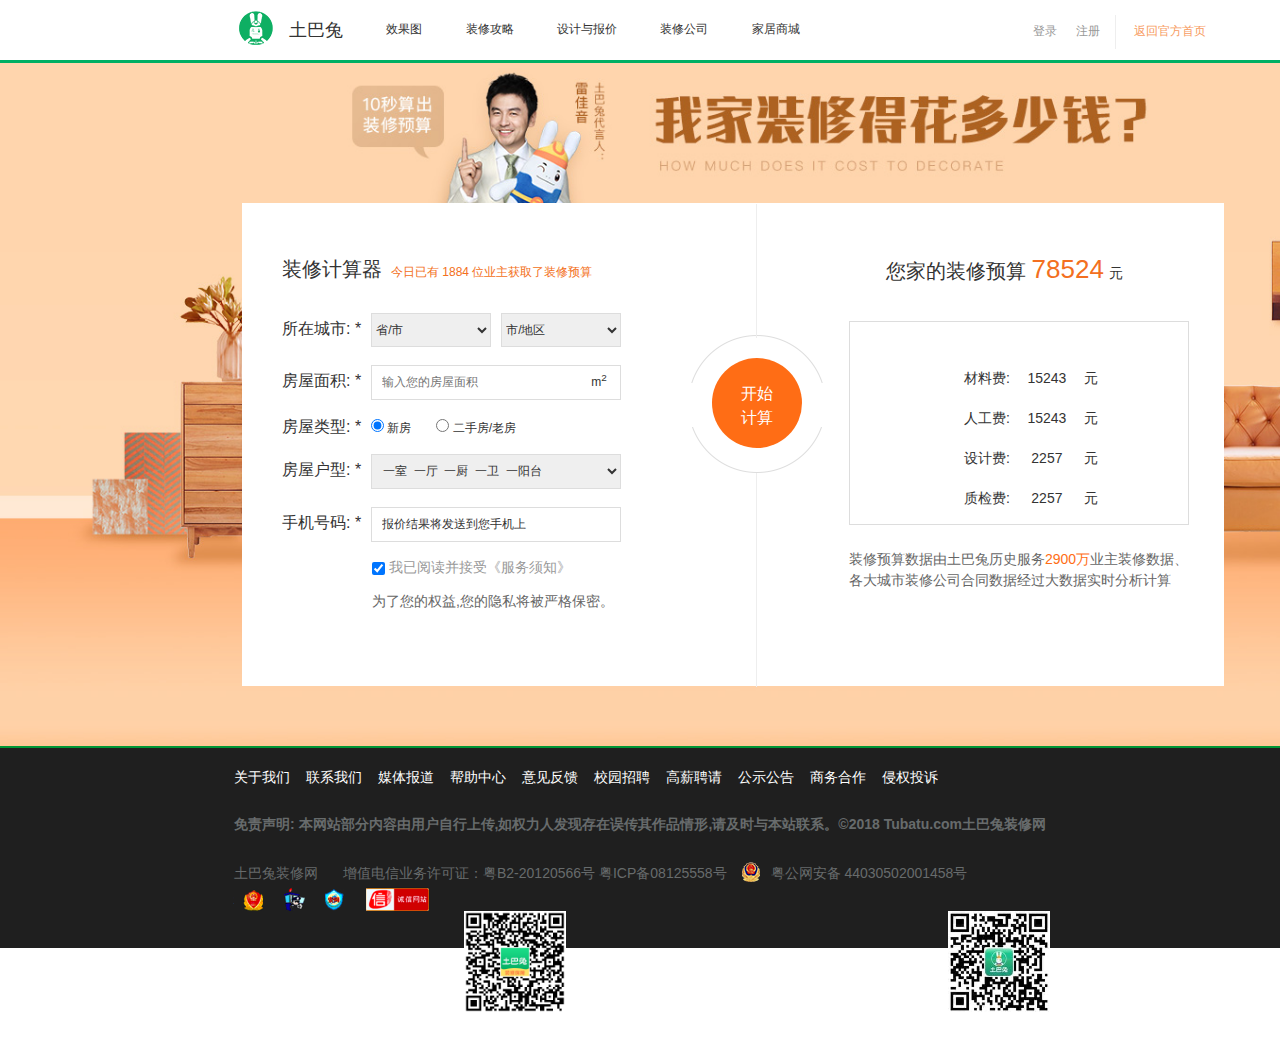
<file: index.html>
<!DOCTYPE html>
<html lang="en">

<head>
    <meta charset="UTF-8">
    <meta name="viewport" content="width=device-width, initial-scale=1.0">
    <meta http-equiv="X-UA-Compatible" content="ie=edge">
    <title>Document</title>
    <link rel="stylesheet" href="./css/reset.css">
    <link rel="stylesheet" href="./css/common.css">
    <link rel="stylesheet" href="./css/index.css">
</head>

<body>
    <!-- 顶部导航 -->
    <div class="top-nav">
        <div class="container clearfix">
            <div class="top-nav-left">
                <a href="./tbt-index.html"><img src="./img/loog.png" alt=""><span>土巴兔</span></a>
                <a href="#">效果图</a>
                <a href="#">装修攻略</a>
                <a href="#">设计与报价</a>
                <a href="#">装修公司</a>
                <a href="#">家居商城</a>
            </div>
            <div class="top-nav-right">
                <a href="#">登录</a>
                <a href="#">注册</a>
                <a href="#">返回官方首页</a>
            </div>
        </div>
    </div>
    <!-- 估价区域 -->
    <div class="assess">
        <img src="./img/banner.jpg" alt="">
        <div class="container">
            <div class="suan clearfix">
                <div class="assess-l">
                    <h3>装修计算器<span>今日已有&nbsp;1884&nbsp;位业主获取了装修预算</span></h3>
                    <div><span>所在城市: *</span><select name="" id="">
                            <option value="">省/市</option>
                            <option value="">A&nbsp;安徽</option>
                            <option value="">B&nbsp;北京</option>
                            <option value="">C&nbsp;重庆</option>
                            <option value="">F&nbsp;福建</option>
                            <option value="">G&nbsp;广西</option>
                            <option value="">G&nbsp;贵州</option>
                            <option value="">G&nbsp;广东</option>
                            <option value="">G&nbsp;甘肃</option>
                            <option value="">H&nbsp;海南</option>
                        </select><select name="" id="">
                            <option value="">市/地区</option>
                            <option value="">阜阳</option>
                            <option value="">合肥</option>
                            <option value="">芜湖</option>
                            <option value="">马鞍山</option>
                            <option value="">黄山</option>
                        </select></div>
                    <div><span>房屋面积: *</span><input type="text" placeholder="输入您的房屋面积"><i>m<sup>2</sup></i></div>
                    <div><span>房屋类型: *</span><input type="radio" name="room" checked="checked"> 新房<input type="radio" name="room"> 二手房/老房
                    </div>
                    <div><span>房屋户型: *</span> <select name="" id="">
                            <option value="">&nbsp;&nbsp;一室&nbsp; 一厅&nbsp; 一厨&nbsp; 一卫&nbsp; 一阳台</option>
                        </select></div>
                    <div><span>手机号码: *</span><input type="text" value="报价结果将发送到您手机上" readonly></div>
                    <div> <input type="checkbox" checked="checked"><a href="#">我已阅读并接受《服务须知》</a></div>
                    <p>为了您的权益,您的隐私将被严格保密。</p>
                </div>
                <div class="assess-cen">
                    <a href="#">开始<br>计算<i></i></a>
                    <img src="./img/b-xian.png" alt="">
                </div>
                <div class="assess-y">
                    <h3>您家的装修预算 <span id="datum1"></span> <s>元</s></h3>
                    <div class="assess-y-minute">
                        <h5>材料费:<span id="datum2"></span>元</h5>
                        <h5>人工费:<span id="datum3"></span>元</h5>
                        <h5>设计费:<span id="datum4"></span>元</h5>
                        <h5>质检费:<span id="datum5"></span>元</h5>
                    </div>
                    <p>装修预算数据由土巴兔历史服务<i>2900万</i>业主装修数据、各大城市装修公司合同数据经过大数据实时分析计算</p>
                </div>
            </div>
        </div>
    </div>
    <!-- 底部区域 -->
    <footer>
        <div class="di-l">
            <ul class="clearfix">
                <li><a href="#">关于我们 </a></li>
                <li><a href="#">联系我们</a></li>
                <li><a href="#">媒体报道</a></li>
                <li><a href="#">帮助中心</a></li>
                <li><a href="#">意见反馈</a></li>
                <li><a href="#">校园招聘</a></li>
                <li><a href="#">高薪聘请</a></li>
                <li><a href="#">公示公告</a></li>
                <li><a href="#">商务合作</a></li>
                <li><a href="#">侵权投诉</a></li>
            </ul>
            <h4>免责声明: 本网站部分内容由用户自行上传,如权力人发现存在误传其作品情形,请及时与本站联系。&copy;2018 Tubatu.com土巴兔装修网和设计师社区保留所有版权</h4>
            <span>土巴兔装修网<a href="#">增值电信业务许可证：粤B2-20120566号</a></span>
            <a href="#">粤ICP备08125558号</a>
            <a href="#"><img src="./img/d1.png" alt=""><span>粤公网安备 44030502001458号</span></a>
            <a href="#"><img src="./img/d2.png" alt=""></a>
        </div>
        <div class="di-y">
            <img src="./img/tbtAPP.jpg" alt="">
            <h3>土巴兔APP</h3>
        </div>
        <div class="di-y">
            <img src="./img/wx.jpg" alt="">
            <h3>微信公众号</h3>
        </div>
    </footer>
    <script src="./js/index.js"></script>
</body>

</html>
</file>
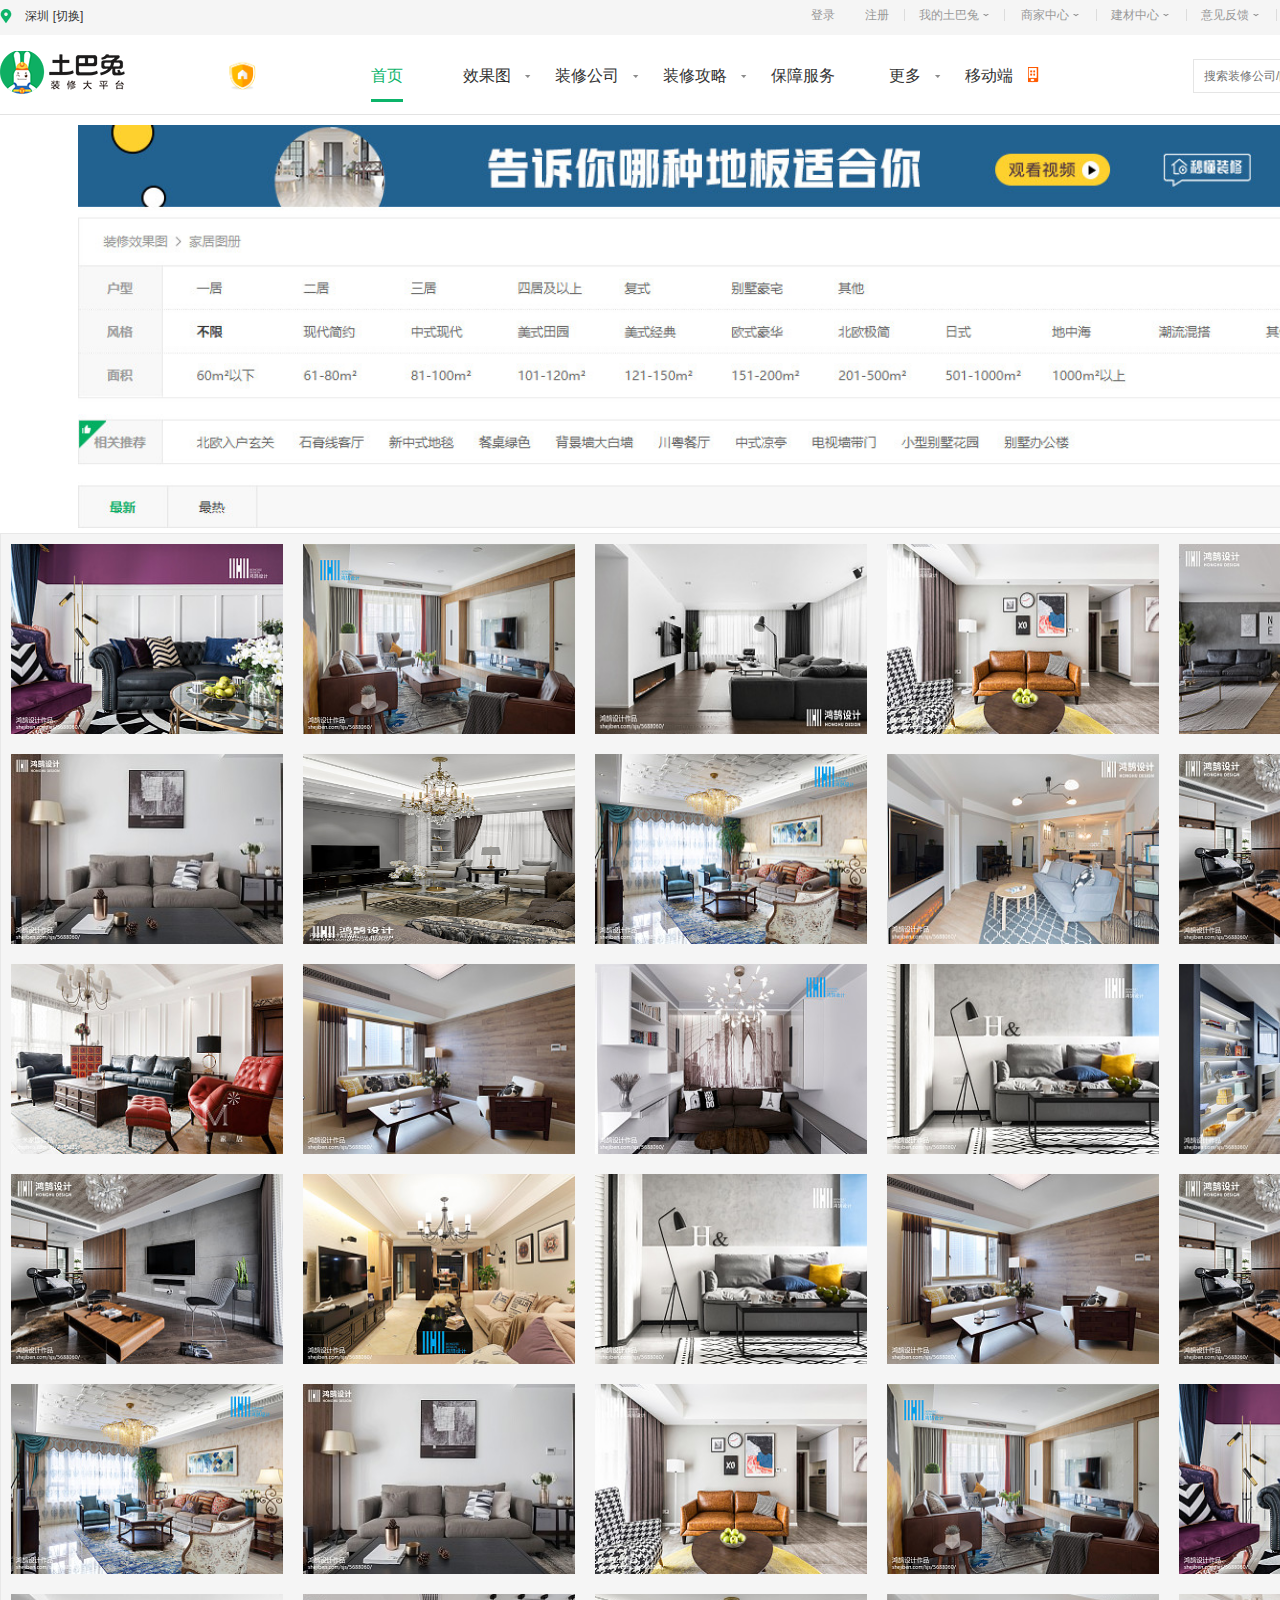
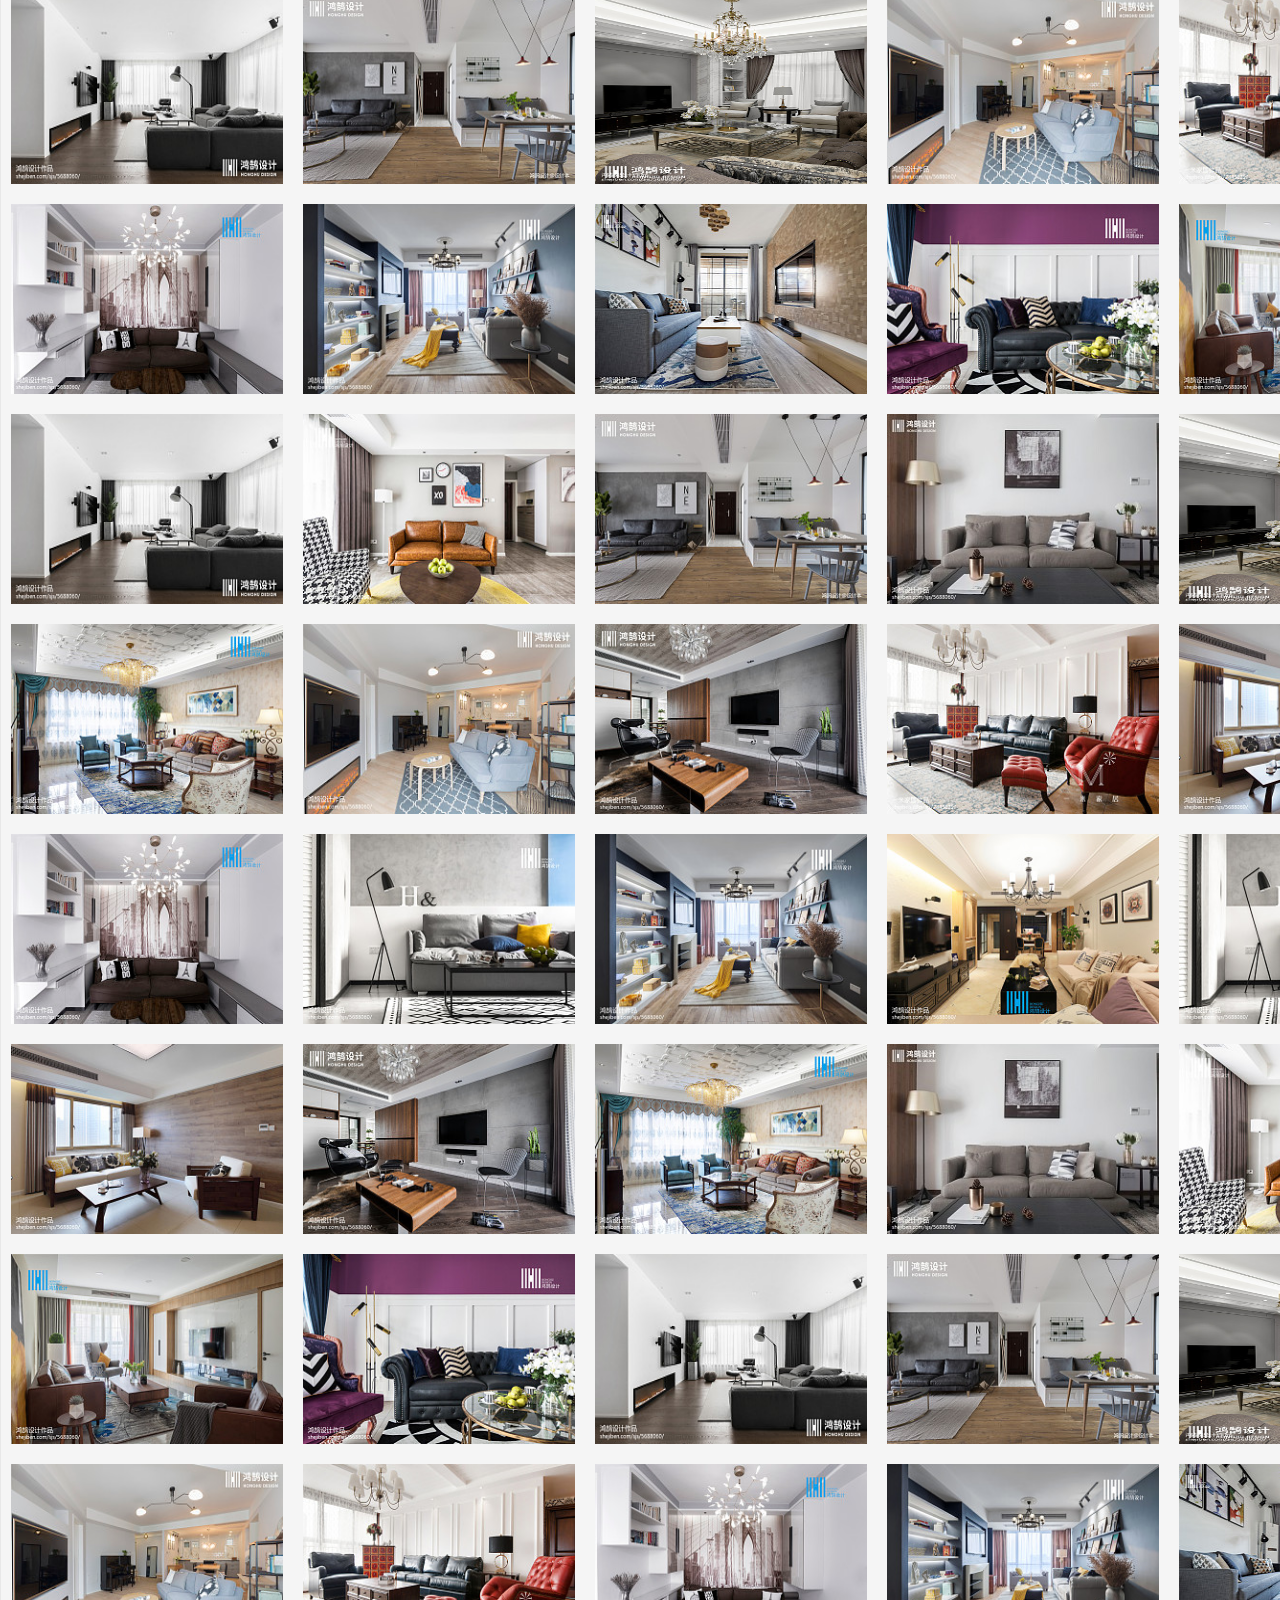
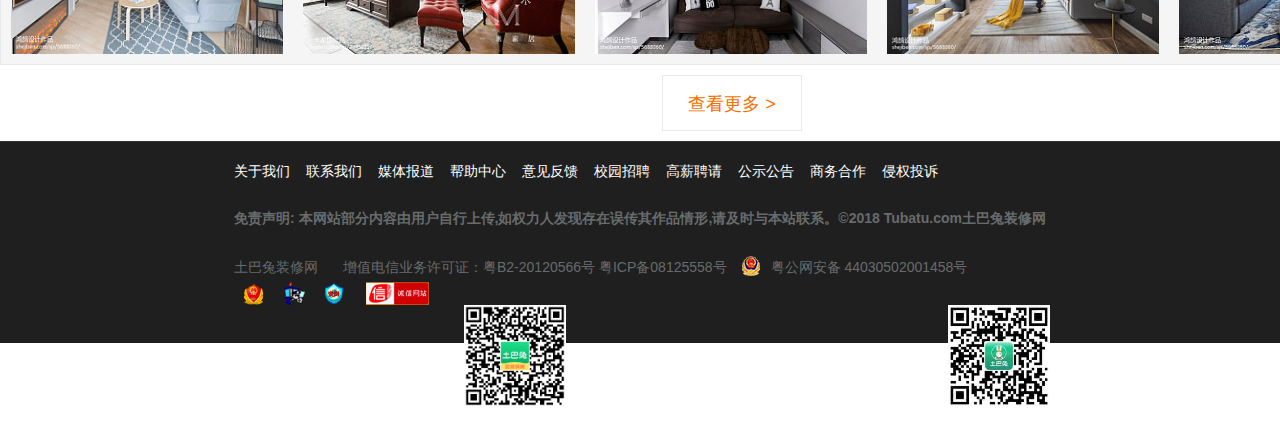
<file: rendering-index.html>
<!DOCTYPE html>
<html lang="en">

<head>
    <meta charset="UTF-8">
    <meta name="viewport" content="width=device-width, initial-scale=1.0">
    <meta http-equiv="X-UA-Compatible" content="ie=edge">
    <title>Document</title>
    <link rel="stylesheet" href="./css/reset.css">
    <link rel="stylesheet" href="./css/rendering-common.css">
    <link rel="stylesheet" href="./css/rendering-index.css">
</head>

<body>
    <!-- 顶部导航 -->
    <div class="top_nav">
        <div class="container clearfix">
            <div class="top_nav-l">
                <i></i>
                <span>深圳</span>
                <a href="#">[切换]</a>
            </div>
            <div class="top_nav-y">
                <ul class="clearfix">
                    <li><a href="">登录</a></li>
                    <li><a href="#">注册</a></li>
                    <li><a href="#"><span>我的土巴兔</span><i></i></a></li>
                    <li><a href="#"><span>商家中心</span><i></i></a></li>
                    <li><a href="#"><span>建材中心</span><i></i></a></li>
                    <li><a href="#"><span>意见反馈</span><i></i></a></li>
                    <li><a href="#"><i></i><span>咨询热线:</span><span>4006-900-288</span><i></i></a></li>
                </ul>
            </div>
        </div>
    </div>
    <!-- 搜素区域 -->
    <div class="search">
        <div class="container clearfix">
            <div class="search-l">
                <i></i>
                <img src="./img/logo_2.gif" alt="">
            </div>
            <ul class="search-cen clearfix">
                <li><a href="./tbt-index.html">首页</a></li>
                <li><a href="#">效果图<i></i></a></li>
                <li><a href="#">装修公司<i></i></a></li>
                <li><a href="#">装修攻略<i></i></a></li>
                <li><a href="#">保障服务</a></li>
                <li><a href="#">更多<i></i></a></li>
                <li><a href="#">移动端<i></i></a></li>
            </ul>
            <div class="search-y">
                <input type="text" placeholder="搜索装修公司/问题/攻略/效果图">
                <i></i>
            </div>
        </div>
    </div>
    <!-- 选项区域 -->
    <div class="optional-bar">
        <div class="container">
            <img src="./img/rendering-tu.jpg" alt="">
        </div>
    </div>
    <!-- 瀑布流区域 -->
    <div class="container">
        <div id="falls" class="clearfix">
            <img src="./upload/box-0.jpg" alt="">
            <img src="./upload/box-1.jpg" alt="">
            <img src="./upload/box-2.jpg" alt="">
            <img src="./upload/box-3.jpg" alt="">
            <img src="./upload/box-4.jpg" alt="">
            <img src="./upload/box-5.jpg" alt="">
            <img src="./upload/box-6.jpg" alt="">
            <img src="./upload/box-7.jpg" alt="">
            <img src="./upload/box-8.jpg" alt="">
            <img src="./upload/box-9.jpg" alt="">
            <img src="./upload/box-10.jpg" alt="">
            <img src="./upload/box-11.jpg" alt="">
            <img src="./upload/box-12.jpg" alt="">
            <img src="./upload/box-13.jpg" alt="">
            <img src="./upload/box-14.jpg" alt="">
            <img src="./upload/box-9.jpg" alt="">
            <img src="./upload/box-15.jpg" alt="">
            <img src="./upload/box-13.jpg" alt="">
            <img src="./upload/box-11.jpg" alt="">
            <img src="./upload/box-9.jpg" alt="">
            <img src="./upload/box-7.jpg" alt="">
            <img src="./upload/box-5.jpg" alt="">
            <img src="./upload/box-3.jpg" alt="">
            <img src="./upload/box-1.jpg" alt="">
            <img src="./upload/box-0.jpg" alt="">
            <img src="./upload/box-2.jpg" alt="">
            <img src="./upload/box-4.jpg" alt="">
            <img src="./upload/box-6.jpg" alt="">
            <img src="./upload/box-8.jpg" alt="">
            <img src="./upload/box-10.jpg" alt="">
            <img src="./upload/box-12.jpg" alt="">
            <img src="./upload/box-14.jpg" alt="">
            <img src="./upload/box-16.jpg" alt="">
            <img src="./upload/box-0.jpg" alt="">
            <img src="./upload/box-1.jpg" alt="">
            <img src="./upload/box-2.jpg" alt="">
            <img src="./upload/box-3.jpg" alt="">
            <img src="./upload/box-4.jpg" alt="">
            <img src="./upload/box-5.jpg" alt="">
            <img src="./upload/box-6.jpg" alt="">
            <img src="./upload/box-7.jpg" alt="">
            <img src="./upload/box-8.jpg" alt="">
            <img src="./upload/box-9.jpg" alt="">
            <img src="./upload/box-10.jpg" alt="">
            <img src="./upload/box-11.jpg" alt="">
            <img src="./upload/box-12.jpg" alt="">
            <img src="./upload/box-13.jpg" alt="">
            <img src="./upload/box-14.jpg" alt="">
            <img src="./upload/box-15.jpg" alt="">
            <img src="./upload/box-13.jpg" alt="">
            <img src="./upload/box-11.jpg" alt="">
            <img src="./upload/box-9.jpg" alt="">
            <img src="./upload/box-7.jpg" alt="">
            <img src="./upload/box-5.jpg" alt="">
            <img src="./upload/box-3.jpg" alt="">
            <img src="./upload/box-1.jpg" alt="">
            <img src="./upload/box-0.jpg" alt="">
            <img src="./upload/box-2.jpg" alt="">
            <img src="./upload/box-4.jpg" alt="">
            <img src="./upload/box-6.jpg" alt="">
            <img src="./upload/box-8.jpg" alt="">
            <img src="./upload/box-10.jpg" alt="">
            <img src="./upload/box-12.jpg" alt="">
            <img src="./upload/box-14.jpg" alt="">
            <img src="./upload/box-16.jpg" alt="">
        </div>
        <div class="falls"><a href="#">查看更多 ></a></div>
    </div>
    <!-- 底部区域 -->
    <footer>
        <div class="di-l">
            <ul class="clearfix">
                <li><a href="#">关于我们 </a></li>
                <li><a href="#">联系我们</a></li>
                <li><a href="#">媒体报道</a></li>
                <li><a href="#">帮助中心</a></li>
                <li><a href="#">意见反馈</a></li>
                <li><a href="#">校园招聘</a></li>
                <li><a href="#">高薪聘请</a></li>
                <li><a href="#">公示公告</a></li>
                <li><a href="#">商务合作</a></li>
                <li><a href="#">侵权投诉</a></li>
            </ul>
            <h4>免责声明: 本网站部分内容由用户自行上传,如权力人发现存在误传其作品情形,请及时与本站联系。&copy;2018 Tubatu.com土巴兔装修网和设计师社区保留所有版权</h4>
            <span>土巴兔装修网<a href="#">增值电信业务许可证：粤B2-20120566号</a></span>
            <a href="#">粤ICP备08125558号</a>
            <a href="#"><img src="./img/d1.png" alt=""><span>粤公网安备 44030502001458号</span></a>
            <a href="#"><img src="./img/d2.png" alt=""></a>
        </div>
        <div class="di-y">
            <img src="./img/tbtAPP.jpg" alt="">
            <h3>土巴兔APP</h3>
        </div>
        <div class="di-y">
            <img src="./img/wx.jpg" alt="">
            <h3>微信公众号</h3>
        </div>
    </footer>

</body>

</html>
</file>
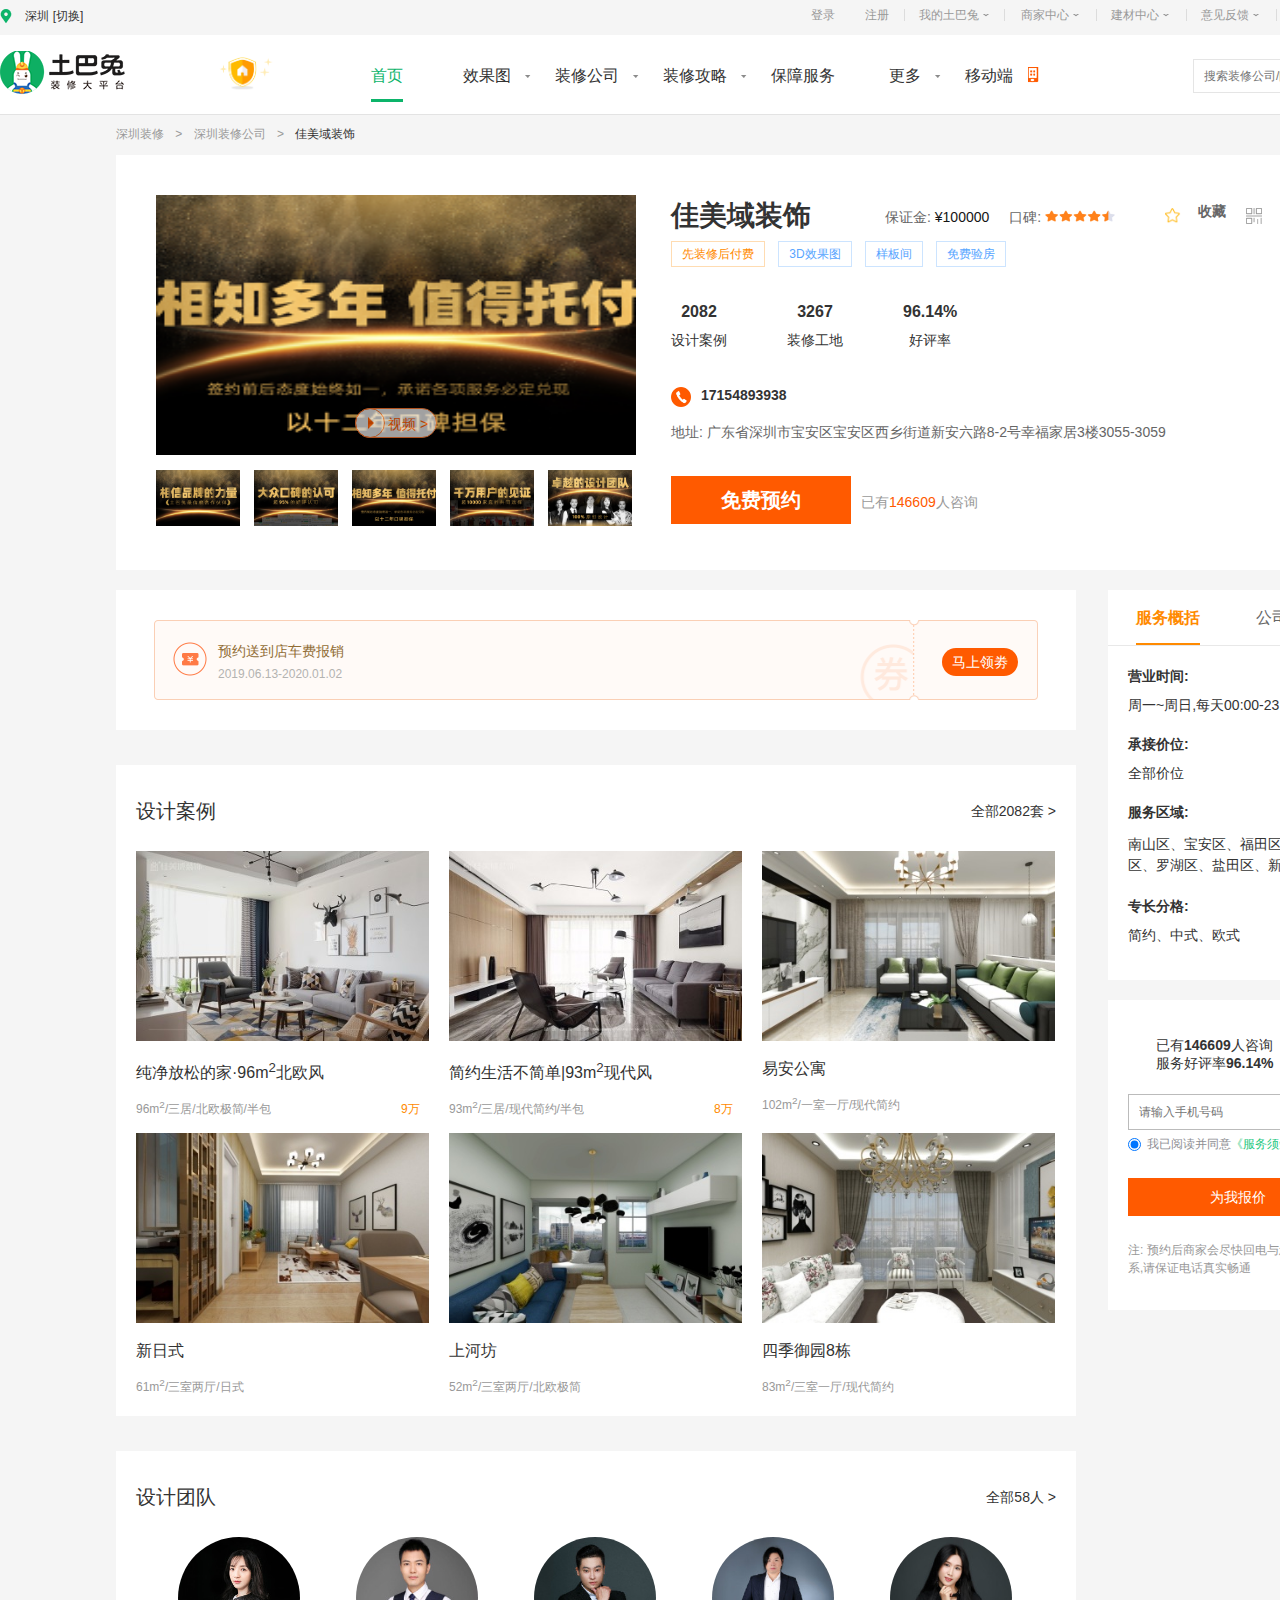
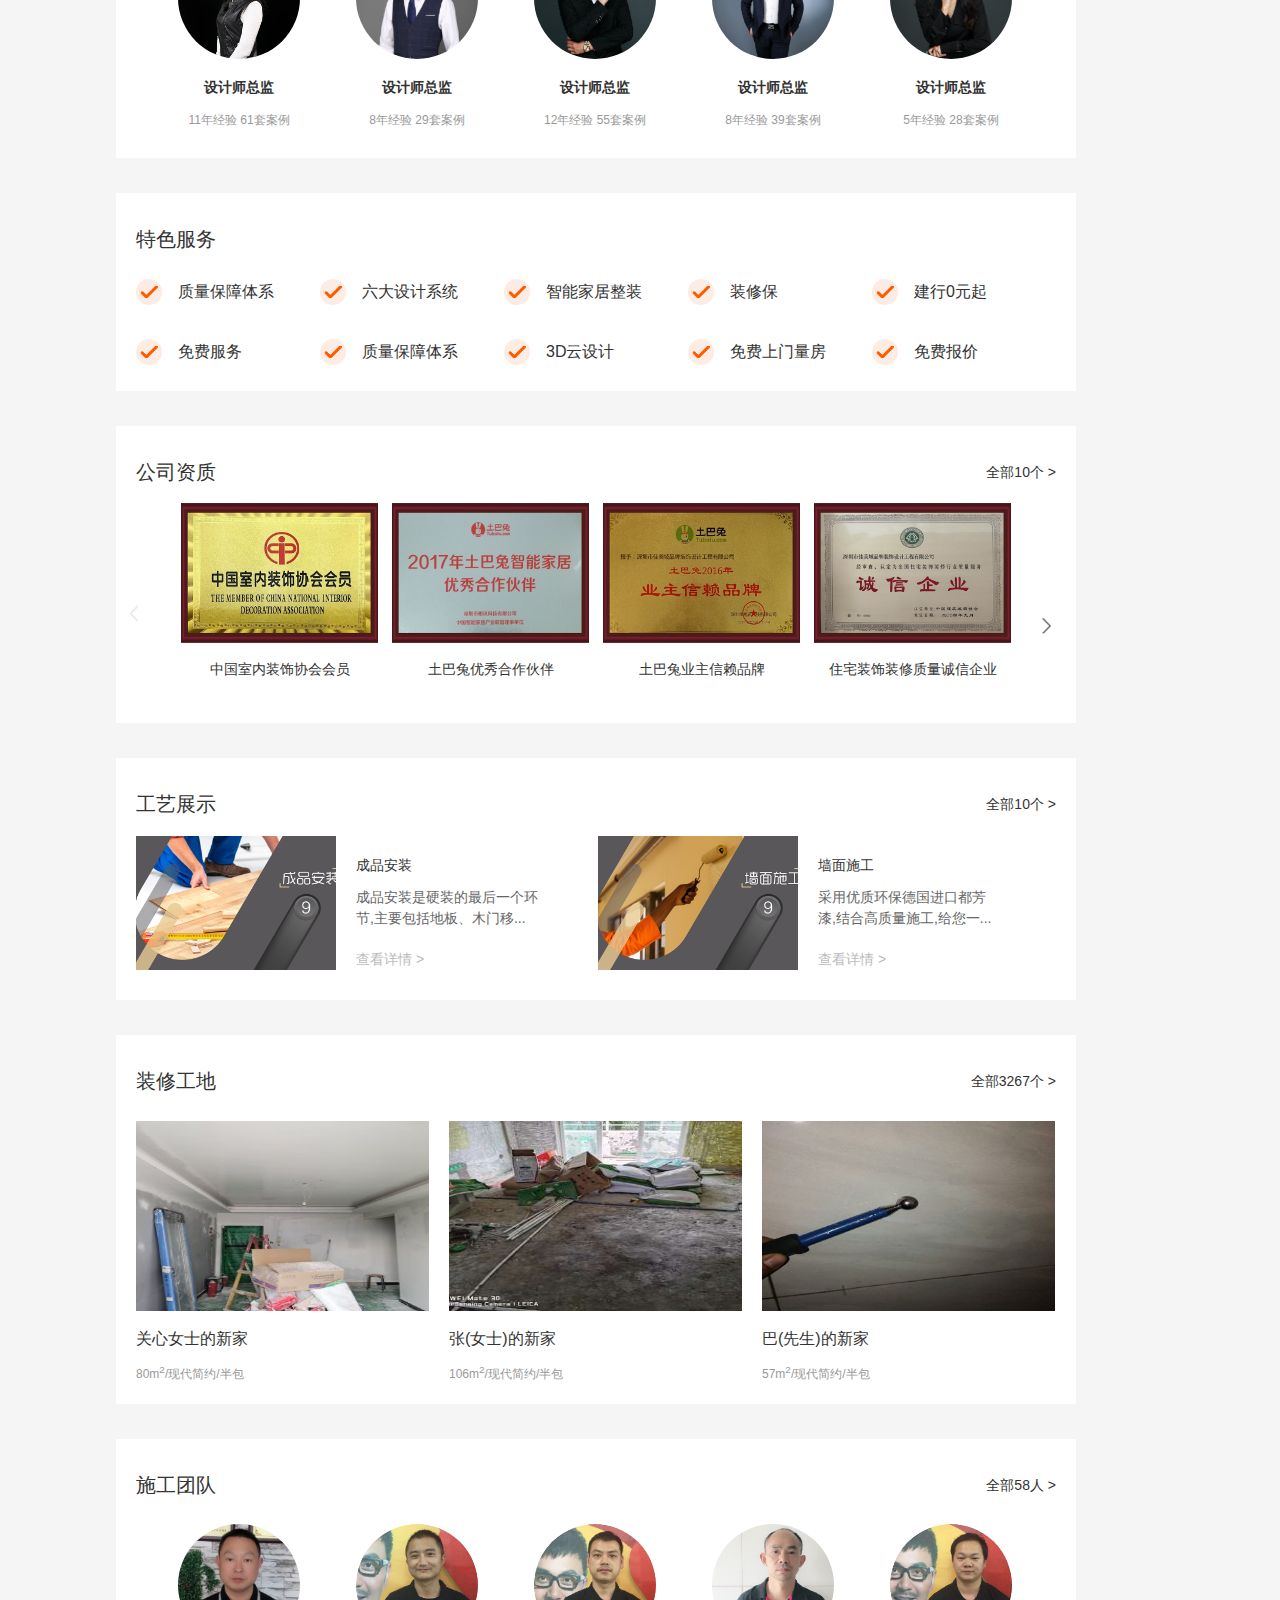
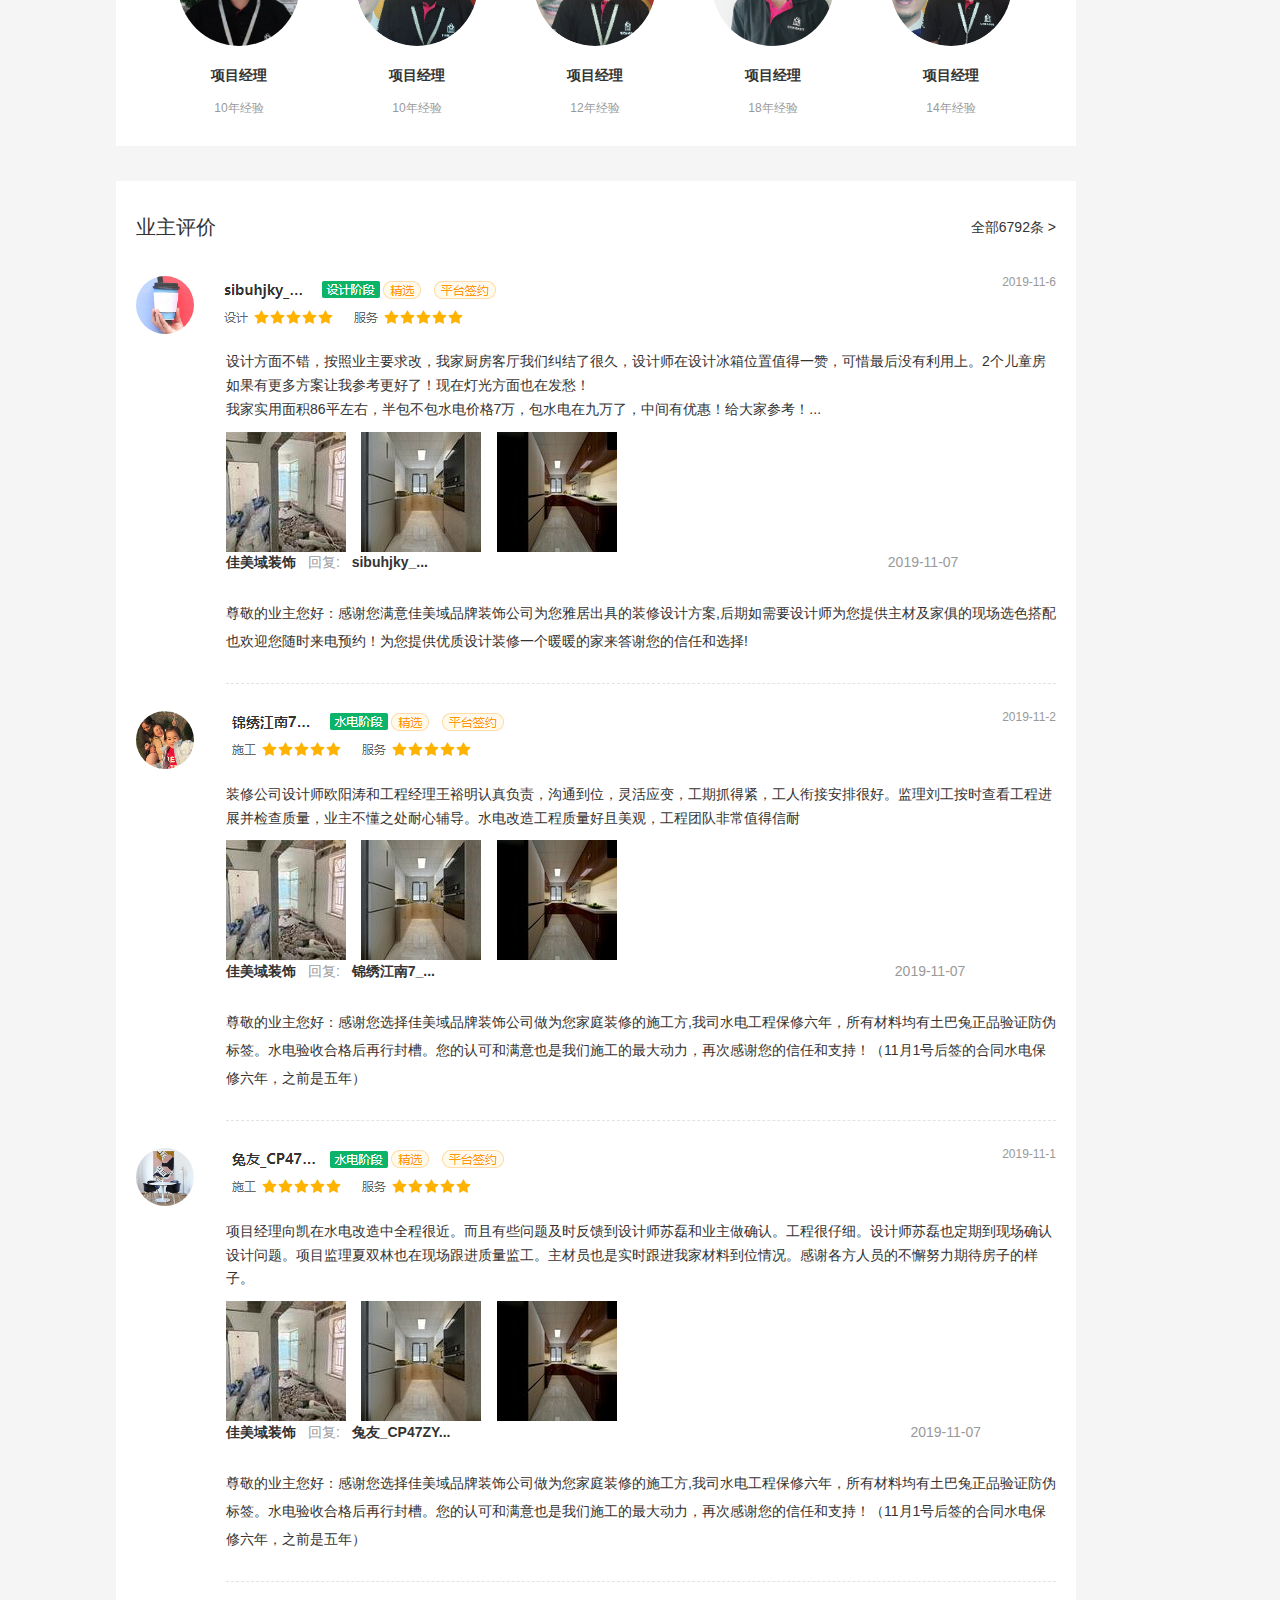
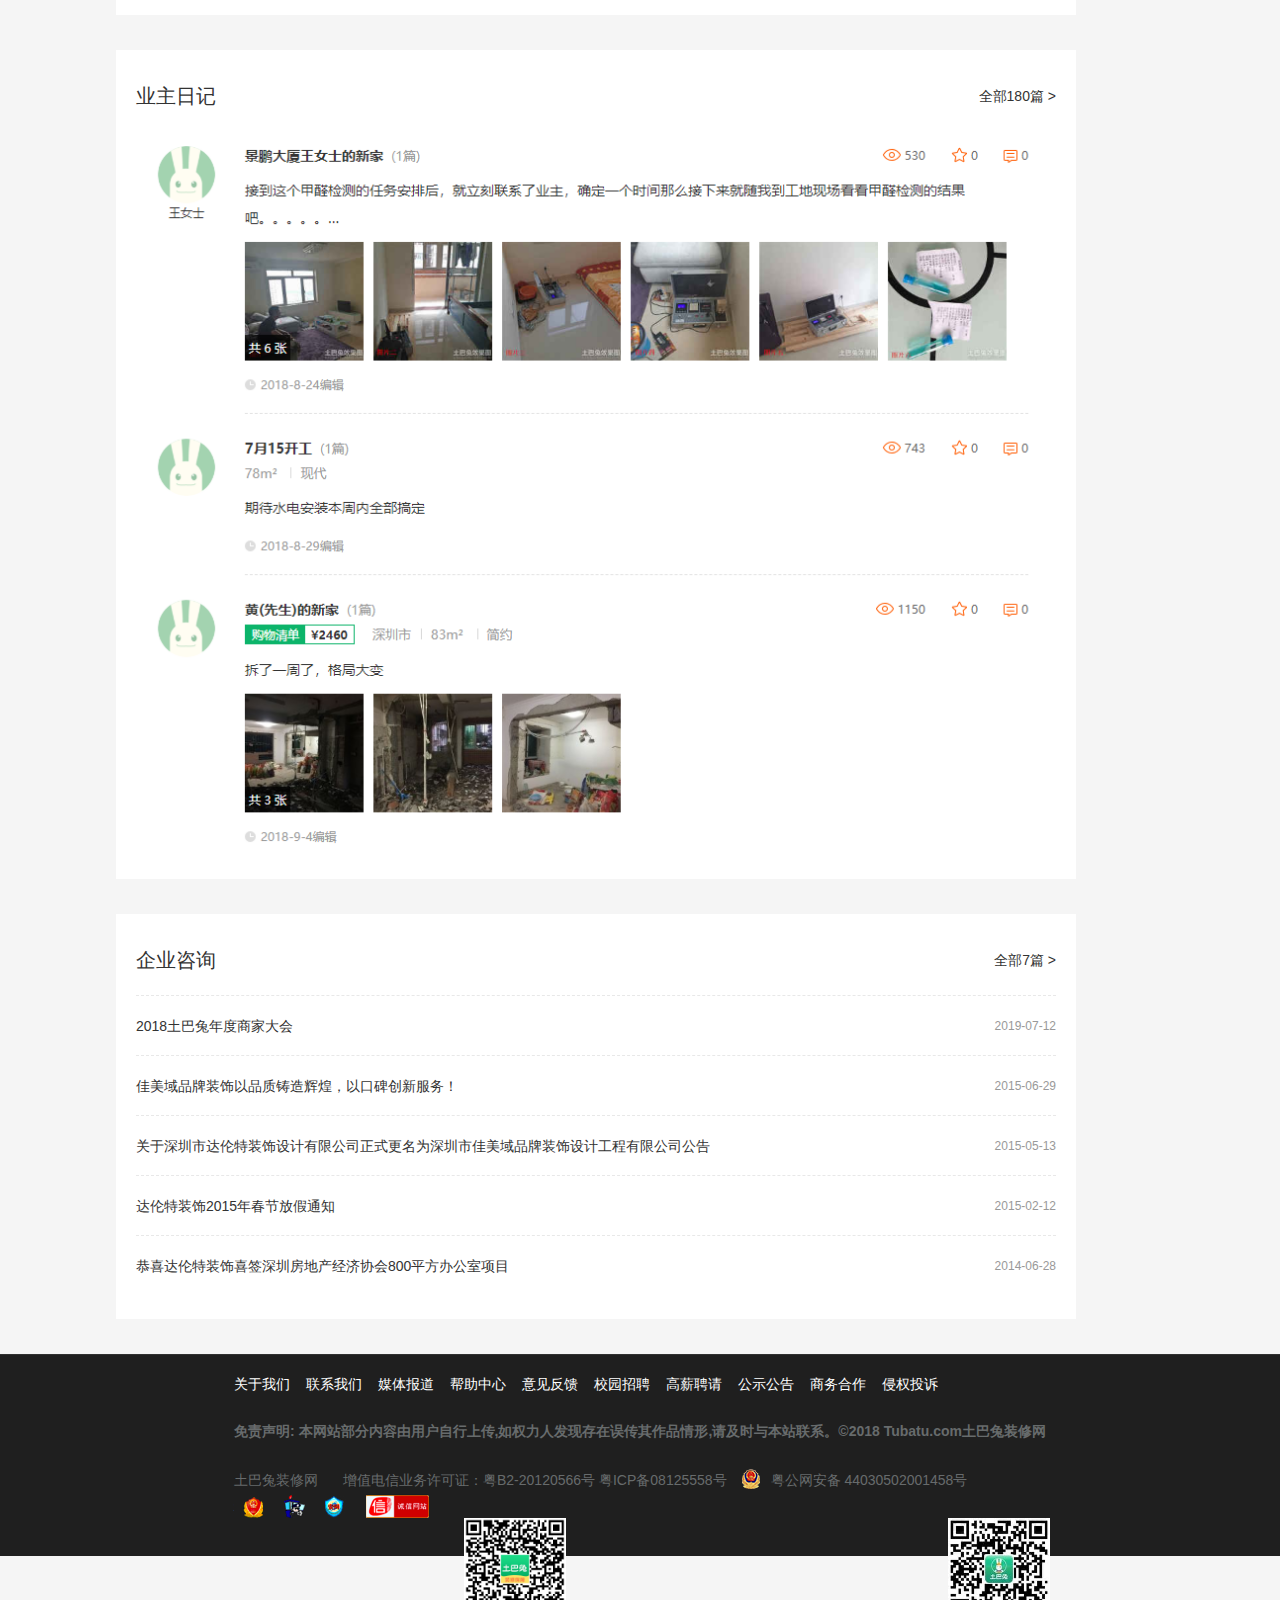
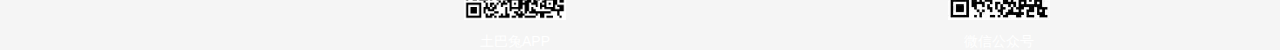
<file: rendering-index1.html>
<!DOCTYPE html>
<html lang="en">

<head>
    <meta charset="UTF-8">
    <meta name="viewport" content="width=device-width, initial-scale=1.0">
    <meta http-equiv="X-UA-Compatible" content="ie=edge">
    <title>Document</title>
    <link rel="stylesheet" href="./css/reset.css">
    <link rel="stylesheet" href="./css/rendering1-common.css">
    <link rel="stylesheet" href="./css/rendering-index1.css">
</head>

<body>
    <!-- 顶部导航 -->
    <div class="top_nav">
        <div class="container clearfix">
            <div class="top_nav-l">
                <i></i>
                <span>深圳</span>
                <a href="#">[切换]</a>
            </div>
            <div class="top_nav-y">
                <ul class="clearfix">
                    <li><a href="">登录</a></li>
                    <li><a href="#">注册</a></li>
                    <li><a href="#"><span>我的土巴兔</span><i></i></a></li>
                    <li><a href="#"><span>商家中心</span><i></i></a></li>
                    <li><a href="#"><span>建材中心</span><i></i></a></li>
                    <li><a href="#"><span>意见反馈</span><i></i></a></li>
                    <li><a href="#"><i></i><span>咨询热线:</span><span>4006-900-288</span><i></i></a></li>
                </ul>
            </div>
        </div>
    </div>
    <!-- 搜素区域 -->
    <div class="search">
        <div class="container clearfix">
            <div class="search-l">
                <i></i>
                <img src="./img/logo_2.gif" alt="">
            </div>
            <ul class="search-cen clearfix">
                <li><a href="./tbt-index.html">首页</a></li>
                <li><a href="#">效果图<i></i></a></li>
                <li><a href="#">装修公司<i></i></a></li>
                <li><a href="#">装修攻略<i></i></a></li>
                <li><a href="#">保障服务</a></li>
                <li><a href="#">更多<i></i></a></li>
                <li><a href="#">移动端<i></i></a></li>
            </ul>
            <div class="search-y">
                <input type="text" placeholder="搜索装修公司/问题/攻略/效果图">
                <i></i>
            </div>
        </div>
    </div>
    <!-- 主体 -->
    <div class="container clearfix">
        <div class="container-btm">
            <div class="synopsis">
                <div class="synopsis-top">
                    <span>深圳装修</span>
                    <s>></s>
                    <span>深圳装修公司</span>
                    <s>></s>
                    <span>佳美域装饰</span>
                </div>
                <div class="synopsis-btm clearfix">
                    <div class="synopsis-btm-l">
                        <p>视频 ></p>
                        <ul class="clearfix">
                            <li><img src="./img/synopsis_1.png" alt=""></li>
                            <li><img src="./img/synopsis_2.png" alt=""></li>
                            <li><img src="./img/synopsis_3.png" alt=""></li>
                            <li><img src="./img/synopsis_1.png" alt=""></li>
                            <li><img src="./img/synopsis_4.png" alt=""></li>
                            <li><img src="./img/synopsis_5.png" alt=""></li>
                        </ul>
                    </div>
                    <div class="synopsis-btm-y">
                        <div class="clearfix">
                            <h3>佳美域装饰</h3>
                            <span>保证金: <s>&yen;100000</s></span>
                            <span>口碑: <img src="./img/rating_2.png" alt=""></<img></span>
                            <div>
                                <img src="./img/xx.png" alt="">
                                <span>收藏</span>
                                <img src="./img/xh_1.png" alt="">
                                <img src="./img/xh_2.png" alt="">
                            </div>
                        </div>
                        <div>
                            <span>先装修后付费</span>
                            <span>3D效果图</span>
                            <span>样板间</span>
                            <span>免费验房</span>
                        </div>
                        <ul class="clearfix">
                            <li>
                                <h4>2082</h4>
                                <span>设计案例</span>
                            </li>
                            <li>
                                <h4>3267</h4>
                                <span>装修工地</span>
                            </li>
                            <li>
                                <h4>96.14%</h4>
                                <span>好评率</span>
                            </li>
                        </ul>
                        <div><img src="./img/dian_h.png" alt=""><span>17154893938</span></div>
                        <p>地址: 广东省深圳市宝安区宝安区西乡街道新安六路8-2号幸福家居3楼3055-3059</p>
                        <div><span>免费预约</span><span>已有<s>146609</s>人咨询</span></div>
                    </div>
                </div>
            </div>
            <main>
                <!-- 领劵 -->
                <div class="draw">
                    <img src="./img/draw.png" alt="">
                    <div class="draw-l">
                        <h3>预约送到店车费报销</h3>
                        <span>2019.06.13-2020.01.02</span>
                    </div>
                    <div class="draw-y">马上领劵</div>
                </div>
                <!-- 案例 -->
                <div class="case">
                    <div class="case-top title clearfix">
                        <h3>设计案例</h3>
                        <span>全部2082套 &gt;</span>
                    </div>
                    <ul class="case-btm clearfix">
                        <li>
                            <img src="./upload/case_l_1.jpg" alt="">
                            <h4>纯净放松的家·96m<sup>2</sup>北欧风</h4>
                            <span>96m<sup>2</sup>/三居/北欧极简/半包<s>9万</s></span>
                        </li>
                        <li>
                            <img src="./upload/case_l_2.jpg" alt="">
                            <h4>简约生活不简单|93m<sup>2</sup>现代风</h4>
                            <span>93m<sup>2</sup>/三居/现代简约/半包<s>8万</s></span>
                        </li>
                        <li>
                            <img src="./upload/case_l_3.jpg" alt="">
                            <h4>易安公寓</h4>
                            <span>102m<sup>2</sup>/一室一厅/现代简约<s></s></span>
                        </li>
                        <li>
                            <img src="./upload/case_l_4.jpg" alt="">
                            <h4>新日式</h4>
                            <span>61m<sup>2</sup>/三室两厅/日式<s></s></span>
                        </li>
                        <li>
                            <img src="./upload/case_l_5.jpg" alt="">
                            <h4>上河坊</h4>
                            <span>52m<sup>2</sup>/三室两厅/北欧极简<s></s></span>
                        </li>
                        <li>
                            <img src="./upload/case_l_6.jpg" alt="">
                            <h4>四季御园8栋</h4>
                            <span>83m<sup>2</sup>/三室一厅/现代简约<s></s></span>
                        </li>
                    </ul>
                </div>
                <!-- 团队 -->
                <div class="group">
                    <div class="group-top title clearfix">
                        <h3>设计团队</h3>
                        <span>全部58人 &gt;</span>
                    </div>
                    <ul class="group-btm clearfix">
                        <li>
                            <img src="./img/stylist_1.jpg" alt="">
                            <h4>设计师总监</h4>
                            <span>11年经验</span>
                            <span>61套案例</span>
                        </li>
                        <li>
                            <img src="./img/stylist_2.jpg" alt="">
                            <h4>设计师总监</h4>
                            <span>8年经验</span>
                            <span>29套案例</span>
                        </li>
                        <li>
                            <img src="./img/stylist_3.jpg" alt="">
                            <h4>设计师总监</h4>
                            <span>12年经验</span>
                            <span>55套案例</span>
                        </li>
                        <li>
                            <img src="./img/stylist_4.jpg" alt="">
                            <h4>设计师总监</h4>
                            <span>8年经验</span>
                            <span>39套案例</span>
                        </li>
                        <li>
                            <img src="./img/stylist_5.jpg" alt="">
                            <h4>设计师总监</h4>
                            <span>5年经验</span>
                            <span>28套案例</span>
                        </li>
                    </ul>
                </div>
                <!-- 服务 -->
                <div class="serve">
                    <div class="serve-top title clearfix">
                        <h3>特色服务</h3>
                    </div>
                    <ul class="serve-btn clearfix">
                        <li><i></i><span>质量保障体系</span></li>
                        <li><i></i><span>六大设计系统</span></li>
                        <li><i></i><span>智能家居整装</span></li>
                        <li><i></i><span>装修保</span></li>
                        <li><i></i><span>建行0元起</span></li>
                        <li><i></i><span>免费服务</span></li>
                        <li><i></i><span>质量保障体系</span></li>
                        <li><i></i><span>3D云设计</span></li>
                        <li><i></i><span>免费上门量房</span></li>
                        <li><i></i><span>免费报价</span></li>
                    </ul>
                </div>
                <!-- 资质 -->
                <div class="aptitude">
                    <div class="aptitude-top title clearfix">
                        <h3>公司资质</h3>
                        <span>全部10个 &gt;</span>
                    </div>
                    <ul class="aptitude-btm clearfix">
                        <li><img src="./img/aptitude_1.png" alt=""><span>中国室内装饰协会会员</span></li>
                        <li><img src="./img/aptitude_2.png" alt=""><span>土巴兔优秀合作伙伴</span></li>
                        <li><img src="./img/aptitude_3.png" alt=""><span>土巴兔业主信赖品牌</span></li>
                        <li><img src="./img/aptitude_4.png" alt=""><span>住宅装饰装修质量诚信企业</span></li>
                    </ul>
                </div>
                <!-- 展示 -->
                <div class="exhibition">
                    <div class="exhibition-top title clearfix">
                        <h3>工艺展示</h3>
                        <span>全部10个 &gt;</span>
                    </div>
                    <ul class="exhibition-btm clearfix">
                        <li class="clearfix">
                            <img src="./upload/exhibition_1.png" alt="">
                            <div>
                                <h3>成品安装</h3>
                                <p>成品安装是硬装的最后一个环节,主要包括地板、木门移...</p>
                                <span>查看详情 &gt;</span>
                            </div>
                        </li>
                        <li class="clearfix">
                            <img src="./upload/exhibition_2.png" alt="">
                            <div>
                                <h3>墙面施工</h3>
                                <p>采用优质环保德国进口都芳漆,结合高质量施工,给您一...</p>
                                <span>查看详情 &gt;</span>
                            </div>
                        </li>
                    </ul>
                </div>
                <!-- 工地 -->
                <div class="adorn">
                    <div class="adorn-top title clearfix">
                        <h3>装修工地</h3>
                        <span>全部3267个 &gt;</span>
                    </div>
                    <ul class="case-btm clearfix">
                        <li>
                            <img src="./upload/adorn_1.jpg" alt="">
                            <h4>关心女士的新家</h4>
                            <span>80m<sup>2</sup>/现代简约/半包</span>
                        </li>
                        <li>
                            <img src="./upload/adorn_2.jpg" alt="">
                            <h4>张(女士)的新家</h4>
                            <span>106m<sup>2</sup>/现代简约/半包</span>
                        </li>
                        <li>
                            <img src="./upload/adorn_3.jpg" alt="">
                            <h4>巴(先生)的新家</h4>
                            <span>57m<sup>2</sup>/现代简约/半包</span>
                        </li>
                    </ul>
                </div>
                <!-- 团队 -->
                <div class="group">
                    <div class="group-top title clearfix">
                        <h3>施工团队</h3>
                        <span>全部58人 &gt;</span>
                    </div>
                    <ul class="group-btm clearfix">
                        <li>
                            <img src="./img/construction_1.jpg" alt="">
                            <h4>项目经理</h4>
                            <span>10年经验</span>
                        </li>
                        <li>
                            <img src="./img/construction_2.jpg" alt="">
                            <h4>项目经理</h4>
                            <span>10年经验</span>
                        </li>
                        <li>
                            <img src="./img/construction_3.jpg" alt="">
                            <h4>项目经理</h4>
                            <span>12年经验</span>
                        </li>
                        <li>
                            <img src="./img/construction_4.jpg" alt="">
                            <h4>项目经理</h4>
                            <span>18年经验</span>
                        </li>
                        <li>
                            <img src="./img/construction_5.jpg" alt="">
                            <h4>项目经理</h4>
                            <span>14年经验</span>
                        </li>
                    </ul>
                </div>
                <!-- 业主评价 -->
                <div class="evaluate">
                    <div class="evaluate-top title clearfix">
                        <h3>业主评价</h3>
                        <span>全部6792条 &gt;</span>
                    </div>
                    <ul class="evaluate-btm">
                        <li>
                            <div class="evaluate-title clearfix">
                                <div class="evaluate-title-l"><img src="./upload/evaluate_t1.jpg" alt=""></div>
                                <div class="evaluate-title-c">
                                    <img src="./img/evaluate_1.png" alt="">
                                </div>
                                <div class="evaluate-title-y">
                                    <span>2019-11-6</span>
                                </div>
                            </div>
                            <div class="evaluate-cen">
                                <p>设计方面不错，按照业主要求改，我家厨房客厅我们纠结了很久，设计师在设计冰箱位置值得一赞，可惜最后没有利用上。2个儿童房如果有更多方案让我参考更好了！现在灯光方面也在发愁！<br>
                                    我家实用面积86平左右，半包不包水电价格7万，包水电在九万了，中间有优惠！给大家参考！...</p>
                                <img src="./upload/evaluate-cen_1.jpg" alt="">
                                <img src="./upload/evaluate-cen_2.jpg" alt="">
                                <img src="./upload/evaluate-cen_3.jpg" alt="">
                            </div>
                            <div class="evaluate-btm-x">
                                <span>佳美域装饰</span>
                                <s>回复:</s>
                                <span>sibuhjky_...</span>
                                <s>2019-11-07</s>
                                <p>尊敬的业主您好：感谢您满意佳美域品牌装饰公司为您雅居出具的装修设计方案,后期如需要设计师为您提供主材及家俱的现场选色搭配也欢迎您随时来电预约！为您提供优质设计装修一个暖暖的家来答谢您的信任和选择!
                                </p>
                            </div>
                        </li>
                        <li>
                            <div class="evaluate-title clearfix">
                                <div class="evaluate-title-l"><img src="./upload/evaluate_t2.jpg" alt=""></div>
                                <div class="evaluate-title-c">
                                    <img src="./img/evaluate_2.png" alt="">
                                </div>
                                <div class="evaluate-title-y">
                                    <span>2019-11-2</span>
                                </div>
                            </div>
                            <div class="evaluate-cen">
                                <p>装修公司设计师欧阳涛和工程经理王裕明认真负责，沟通到位，灵活应变，工期抓得紧，工人衔接安排很好。监理刘工按时查看工程进展并检查质量，业主不懂之处耐心辅导。水电改造工程质量好且美观，工程团队非常值得信耐</p>
                                <img src="./upload/evaluate-cen_1.jpg" alt="">
                                <img src="./upload/evaluate-cen_2.jpg" alt="">
                                <img src="./upload/evaluate-cen_3.jpg" alt="">
                            </div>
                            <div class="evaluate-btm-x">
                                <span>佳美域装饰</span>
                                <s>回复:</s>
                                <span>锦绣江南7_...</span>
                                <s>2019-11-07</s>
                                <p>尊敬的业主您好：感谢您选择佳美域品牌装饰公司做为您家庭装修的施工方,我司水电工程保修六年，所有材料均有土巴兔正品验证防伪标签。水电验收合格后再行封槽。您的认可和满意也是我们施工的最大动力，再次感谢您的信任和支持！（11月1号后签的合同水电保修六年，之前是五年）
                                </p>
                            </div>
                        </li>
                        <li>
                            <div class="evaluate-title clearfix">
                                <div class="evaluate-title-l"><img src="./upload/evaluate_t3.jpg" alt=""></div>
                                <div class="evaluate-title-c">
                                    <img src="./img/evaluate_3.png" alt="">
                                </div>
                                <div class="evaluate-title-y">
                                    <span>2019-11-1</span>
                                </div>
                            </div>
                            <div class="evaluate-cen">
                                <p>项目经理向凯在水电改造中全程很近。而且有些问题及时反馈到设计师苏磊和业主做确认。工程很仔细。设计师苏磊也定期到现场确认设计问题。项目监理夏双林也在现场跟进质量监工。主材员也是实时跟进我家材料到位情况。感谢各方人员的不懈努力期待房子的样子。</p>
                                <img src="./upload/evaluate-cen_1.jpg" alt="">
                                <img src="./upload/evaluate-cen_2.jpg" alt="">
                                <img src="./upload/evaluate-cen_3.jpg" alt="">
                            </div>
                            <div class="evaluate-btm-x">
                                <span>佳美域装饰</span>
                                <s>回复:</s>
                                <span>兔友_CP47ZY...</span>
                                <s>2019-11-07</s>
                                <p>尊敬的业主您好：感谢您选择佳美域品牌装饰公司做为您家庭装修的施工方,我司水电工程保修六年，所有材料均有土巴兔正品验证防伪标签。水电验收合格后再行封槽。您的认可和满意也是我们施工的最大动力，再次感谢您的信任和支持！（11月1号后签的合同水电保修六年，之前是五年）
                                </p>
                            </div>
                        </li>
                    </ul>
                </div>
                <!-- 业主日记 -->
                <div class="diary">
                    <div class="diary-top title clearfix">
                        <h3>业主日记</h3>
                        <span>全部180篇 &gt;</span>
                    </div>
                    <div class="diary-btm">
                        <img src="./img/diary.png" alt="">
                    </div>
                </div>
                <!-- 企业咨询 -->
                <div class="consult">
                    <div class="consult-top title clearfix">
                        <h3>企业咨询</h3>
                        <span>全部7篇 &gt;</span>
                    </div>
                    <ul class="consult-btm">
                        <li class="clearfix"><span>2018土巴兔年度商家大会</span><span>2019-07-12</span></li>
                        <li class="clearfix"><span>佳美域品牌装饰以品质铸造辉煌，以口碑创新服务！</span><span>2015-06-29</span></li>
                        <li class="clearfix"><span>关于深圳市达伦特装饰设计有限公司正式更名为深圳市佳美域品牌装饰设计工程有限公司公告</span><span>2015-05-13</span></li>
                        <li class="clearfix"><span>达伦特装饰2015年春节放假通知</span><span>2015-02-12</span></li>
                        <li class="clearfix"><span>恭喜达伦特装饰喜签深圳房地产经济协会800平方办公室项目</span><span>2014-06-28</span></li>
                    </ul>
                </div>
            </main>
            <aside>
                <div class="aside-1">
                    <ul>
                        <li class="clearfix">
                            <h4>服务概括</h4>
                            <h4>公司简介</h4>
                        </li>
                        <li>
                            <h5>营业时间:</h5>
                            <h5>周一~周日,每天00:00-23:59</h5>
                        </li>
                        <li>
                            <h5>承接价位:</h5>
                            <h5>全部价位</h5>
                        </li>
                        <li>
                            <h5>服务区域:</h5>
                            <h5>南山区、宝安区、福田区、龙岗区、罗湖区、盐田区、新龙华区...</h5>
                        </li>
                        <li>
                            <h5>专长分格:</h5>
                            <h5>简约、中式、欧式</h5>
                        </li>
                    </ul>
                </div>
                <div class="aside-2">
                    <ul>
                        <li>
                            <h3>已有<s>146609</s>人咨询</h3>
                            <h3>服务好评率<s>96.14%</s></h3>
                        </li>
                        <li>
                            <input type="text" placeholder="请输入手机号码">
                        </li>
                        <li>
                            <input type="radio" checked="checked"><span>我已阅读并同意<s>《服务须知》</s></span>
                        </li>
                        <li>为我报价</li>
                        <li>注: 预约后商家会尽快回电与您联系,请保证电话真实畅通</li>
                    </ul>
                </div>
            </aside>
        </div>
    </div>


    <!-- 底部区域 -->
    <footer>
        <div class="di-l">
            <ul class="clearfix">
                <li><a href="#">关于我们 </a></li>
                <li><a href="#">联系我们</a></li>
                <li><a href="#">媒体报道</a></li>
                <li><a href="#">帮助中心</a></li>
                <li><a href="#">意见反馈</a></li>
                <li><a href="#">校园招聘</a></li>
                <li><a href="#">高薪聘请</a></li>
                <li><a href="#">公示公告</a></li>
                <li><a href="#">商务合作</a></li>
                <li><a href="#">侵权投诉</a></li>
            </ul>
            <h4>免责声明: 本网站部分内容由用户自行上传,如权力人发现存在误传其作品情形,请及时与本站联系。&copy;2018 Tubatu.com土巴兔装修网和设计师社区保留所有版权</h4>
            <span>土巴兔装修网<a href="#">增值电信业务许可证：粤B2-20120566号</a></span>
            <a href="#">粤ICP备08125558号</a>
            <a href="#"><img src="./img/d1.png" alt=""><span>粤公网安备 44030502001458号</span></a>
            <a href="#"><img src="./img/d2.png" alt=""></a>
        </div>
        <div class="di-y">
            <img src="./img/tbtAPP.jpg" alt="">
            <h3>土巴兔APP</h3>
        </div>
        <div class="di-y">
            <img src="./img/wx.jpg" alt="">
            <h3>微信公众号</h3>
        </div>
    </footer>

</body>

</html>
</file>
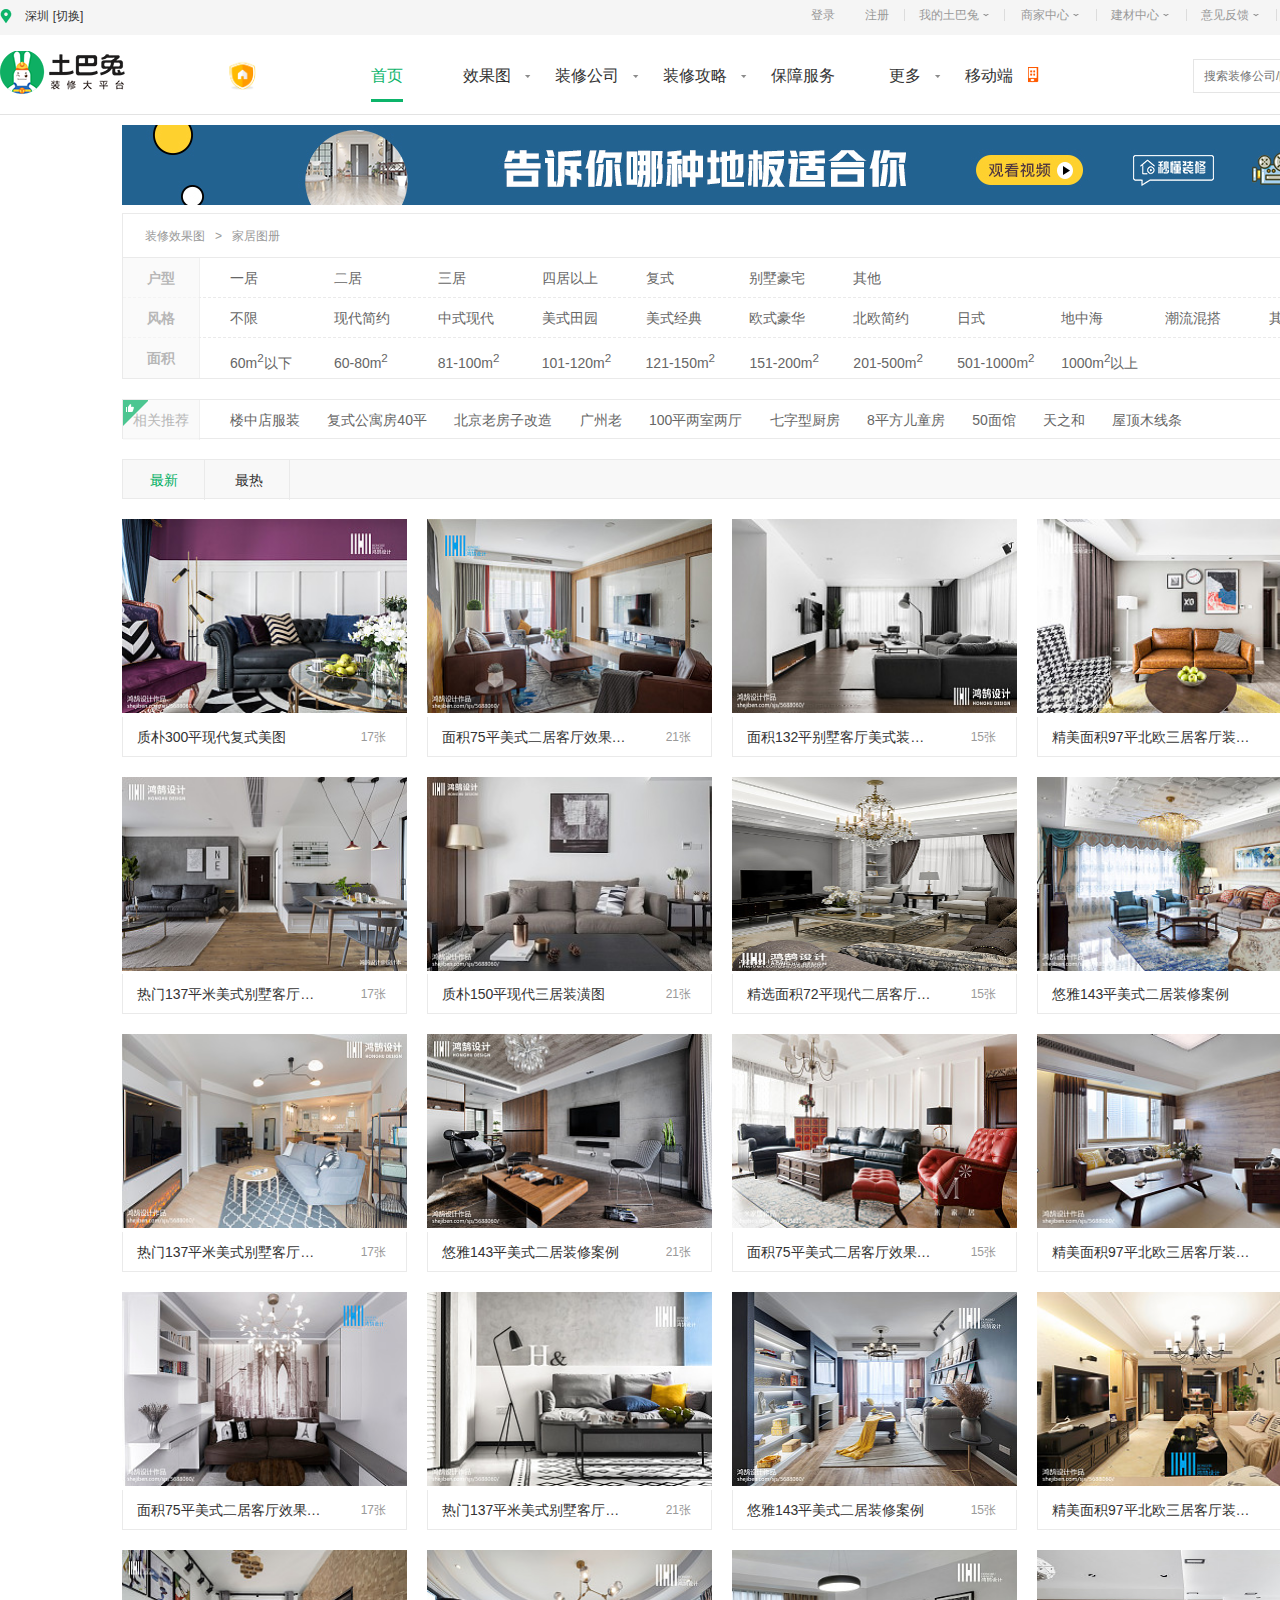
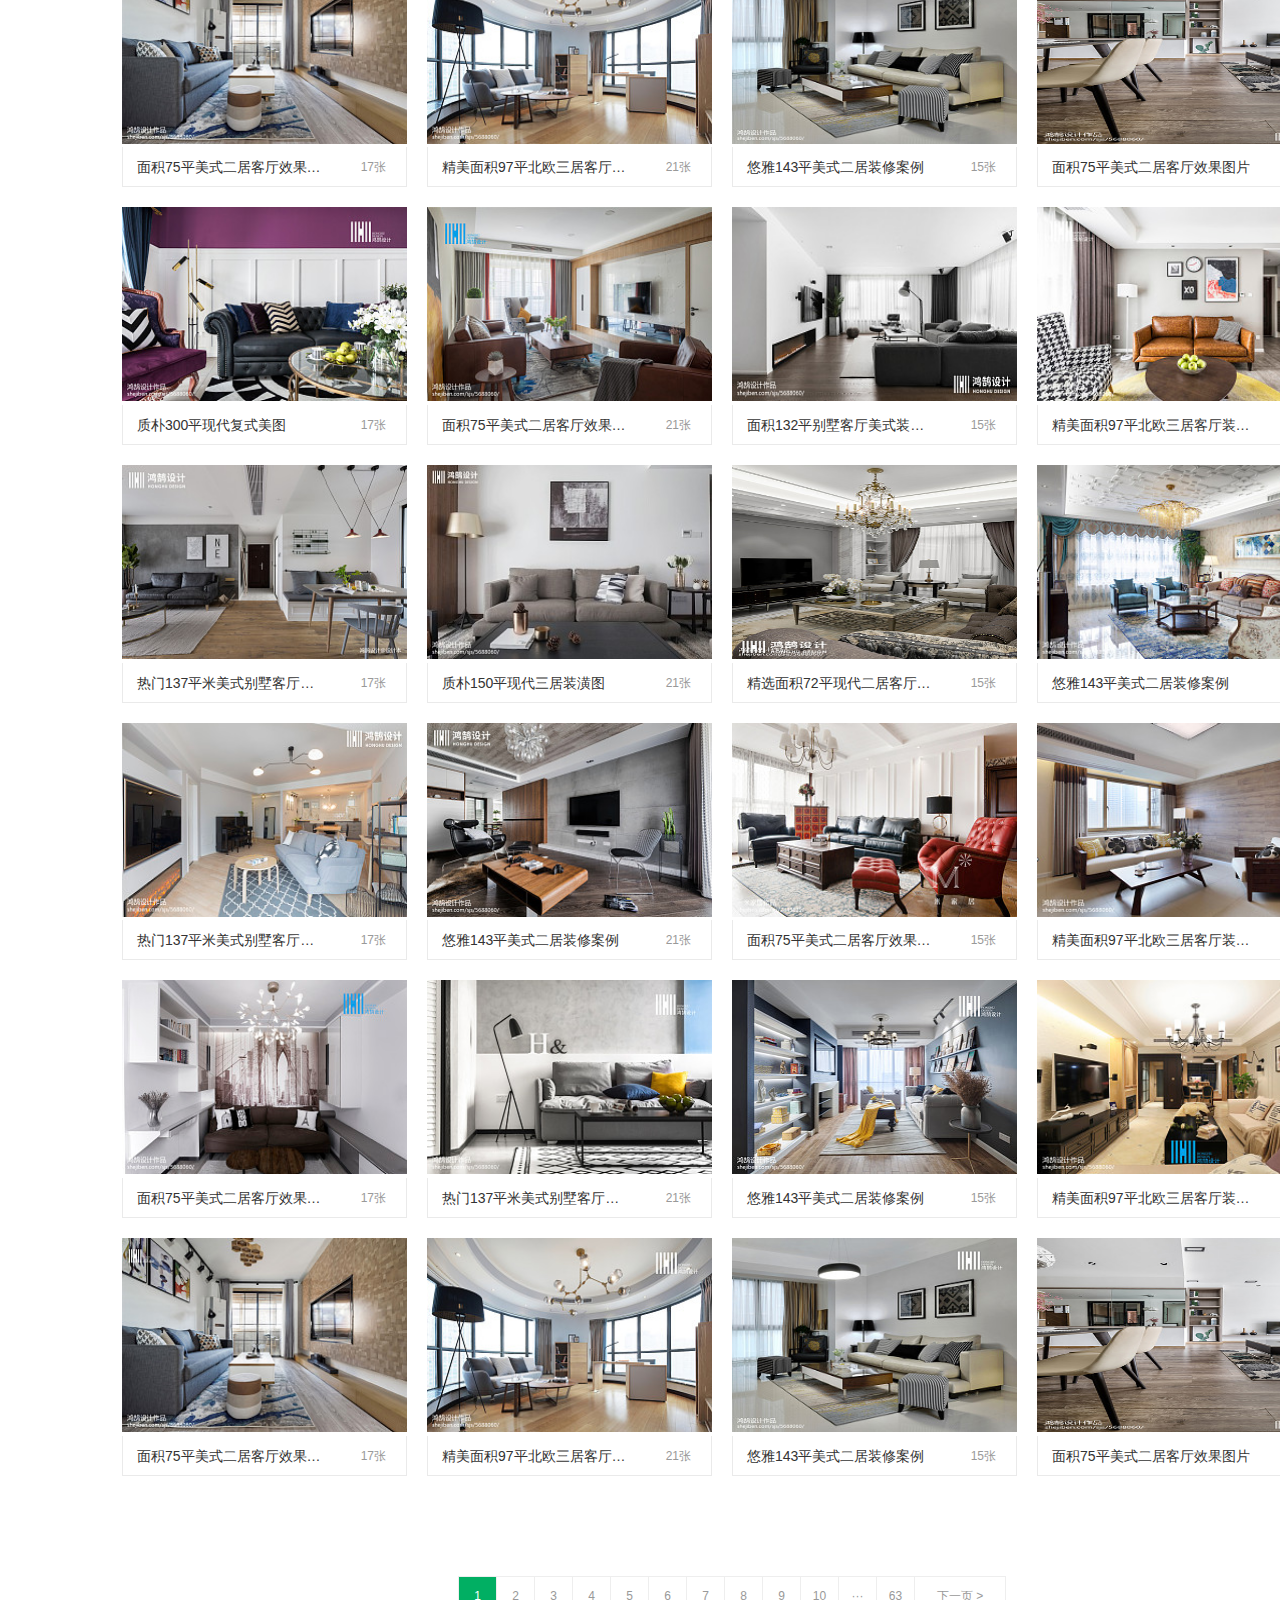
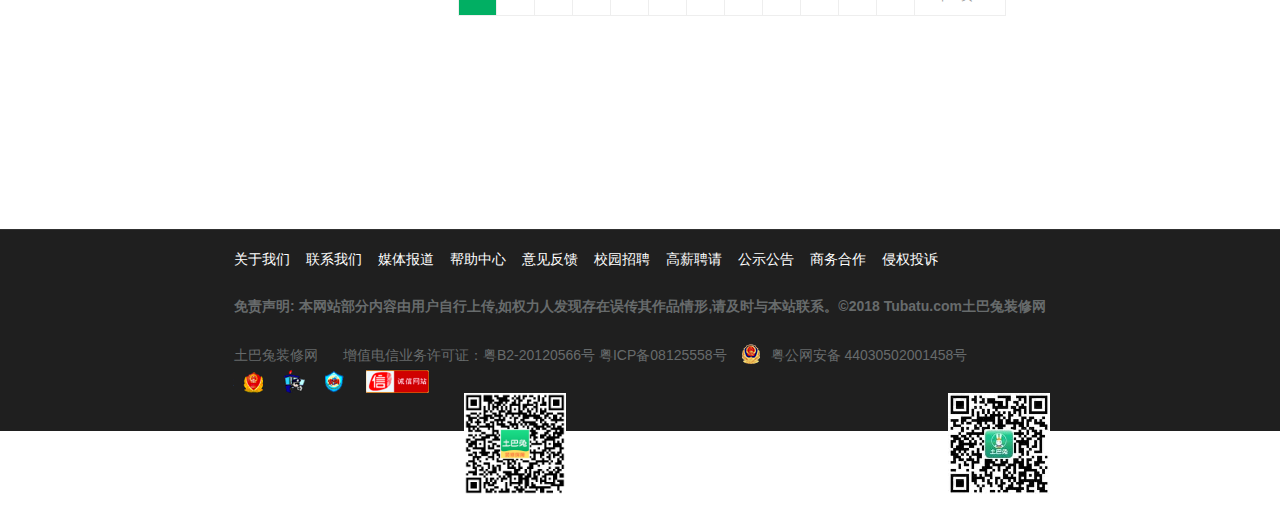
<file: rendering-index2.html>
<!DOCTYPE html>
<html lang="en">

<head>
    <meta charset="UTF-8">
    <meta name="viewport" content="width=device-width, initial-scale=1.0">
    <meta http-equiv="X-UA-Compatible" content="ie=edge">
    <title>Document</title>
    <link rel="stylesheet" href="./css/reset.css">
    <link rel="stylesheet" href="./css/rendering2-common.css">
    <link rel="stylesheet" href="./css/rendering-index2.css">
</head>

<body>
    <!-- 顶部导航 -->
    <div class="top_nav">
        <div class="container clearfix">
            <div class="top_nav-l">
                <i></i>
                <span>深圳</span>
                <a href="#">[切换]</a>
            </div>
            <div class="top_nav-y">
                <ul class="clearfix">
                    <li><a href="">登录</a></li>
                    <li><a href="#">注册</a></li>
                    <li><a href="#"><span>我的土巴兔</span><i></i></a></li>
                    <li><a href="#"><span>商家中心</span><i></i></a></li>
                    <li><a href="#"><span>建材中心</span><i></i></a></li>
                    <li><a href="#"><span>意见反馈</span><i></i></a></li>
                    <li><a href="#"><i></i><span>咨询热线:</span><span>4006-900-288</span><i></i></a></li>
                </ul>
            </div>
        </div>
    </div>
    <!-- 搜素区域 -->
    <div class="search">
        <div class="container clearfix">
            <div class="search-l">
                <i></i>
                <img src="./img/logo_2.gif" alt="">
            </div>
            <ul class="search-cen clearfix">
                <li><a href="./tbt-index.html">首页</a></li>
                <li><a href="#">效果图<i></i></a></li>
                <li><a href="#">装修公司<i></i></a></li>
                <li><a href="#">装修攻略<i></i></a></li>
                <li><a href="#">保障服务</a></li>
                <li><a href="#">更多<i></i></a></li>
                <li><a href="#">移动端<i></i></a></li>
            </ul>
            <div class="search-y">
                <input type="text" placeholder="搜索装修公司/问题/攻略/效果图">
                <i></i>
            </div>
        </div>
    </div>
    <!-- 主体 -->
    <div class="container">
        <main>
            <!-- 广告 -->
            <div class="advertising">
                <img src="./img/advertising.jpg" alt="">
            </div>
            <!-- 选项卡 -->
            <ul class="option">
                <li>
                    <span>装修效果图</span><s>&gt;</s><span>家居图册</span>
                </li>
                <li>
                    <div class="option-l">户型</div>
                    <div class="option-y">
                        <span>一居</span>
                        <span>二居</span>
                        <span>三居</span>
                        <span>四居以上</span>
                        <span>复式</span>
                        <span>别墅豪宅</span>
                        <span>其他</span>
                    </div>
                </li>
                <li>
                    <div class="option-l">风格</div>
                    <div class="option-y">
                        <span>不限</span>
                        <span>现代简约</span>
                        <span>中式现代</span>
                        <span>美式田园</span>
                        <span>美式经典</span>
                        <span>欧式豪华</span>
                        <span>北欧简约</span>
                        <span>日式</span>
                        <span>地中海</span>
                        <span>潮流混搭</span>
                        <span>其他</span>
                    </div>
                </li>
                <li>
                    <div class="option-l">面积</div>
                    <div class="option-y">
                        <span>60m<sup>2</sup>以下</span>
                        <span>60-80m<sup>2</sup></span>
                        <span>81-100m<sup>2</sup></span>
                        <span>101-120m<sup>2</sup></span>
                        <span>121-150m<sup>2</sup></span>
                        <span>151-200m<sup>2</sup></span>
                        <span>201-500m<sup>2</sup></span>
                        <span>501-1000m<sup>2</sup></span>
                        <span>1000m<sup>2</sup>以上</span>
                    </div>
                </li>
            </ul>
            <!-- 相关推荐 -->
            <div class="recommend option">
                <div class="option-l"><i></i> 相关推荐</div>
                <div class="option-y">
                    <span>楼中店服装</span>
                    <span>复式公寓房40平</span>
                    <span>北京老房子改造</span>
                    <span>广州老</span>
                    <span>100平两室两厅</span>
                    <span>七字型厨房</span>
                    <span>8平方儿童房</span>
                    <span>50面馆</span>
                    <span>天之和</span>
                    <span>屋顶木线条</span>
                </div>
            </div>
            <!-- 导航条 -->
            <div class="nav">
                <span>最新</span>
                <span>最热</span>
            </div>
            <!-- 瀑布流 -->
            <ul class="falls clearfix">
                <li><img src="./upload/box-0.jpg" alt="">
                    <p>质朴300平现代复式美图<s>17张</s></p>
                </li>
                <li><img src="./upload/box-1.jpg" alt="">
                    <p>面积75平美式二居客厅效果图片<s>21张</s></p>
                </li>
                <li><img src="./upload/box-2.jpg" alt="">
                    <p>面积132平别墅客厅美式装修图片<s>15张</s></p>
                </li>
                <li><img src="./upload/box-3.jpg" alt="">
                    <p>精美面积97平北欧三居客厅装修设计效果图片欣赏<s>19张</s></p>
                </li>
                <li><img src="./upload/box-4.jpg" alt="">
                    <p>热门137平米美式别墅客厅效果图片<s>17张</s></p>
                </li>
                <li><img src="./upload/box-5.jpg" alt="">
                    <p>质朴150平现代三居装潢图<s>21张</s></p>
                </li>
                <li><img src="./upload/box-6.jpg" alt="">
                    <p>精选面积72平现代二居客厅实景图片大全<s>15张</s></p>
                </li>
                <li><img src="./upload/box-7.jpg" alt="">
                    <p>悠雅143平美式二居装修案例<s>19张</s></p>
                </li>
                <li><img src="./upload/box-8.jpg" alt="">
                    <p>热门137平米美式别墅客厅效果图片<s>17张</s></p>
                </li>
                <li><img src="./upload/box-9.jpg" alt="">
                    <p>悠雅143平美式二居装修案例<s>21张</s></p>
                </li>
                <li><img src="./upload/box-10.jpg" alt="">
                    <p>面积75平美式二居客厅效果图片<s>15张</s></p>
                </li>
                <li><img src="./upload/box-11.jpg" alt="">
                    <p>精美面积97平北欧三居客厅装修设计效果图片欣赏<s>19张</s></p>
                </li>
                <li><img src="./upload/box-12.jpg" alt="">
                    <p>面积75平美式二居客厅效果图片<s>17张</s></p>
                </li>
                <li><img src="./upload/box-13.jpg" alt="">
                    <p>热门137平米美式别墅客厅效果图片<s>21张</s></p>
                </li>
                <li><img src="./upload/box-14.jpg" alt="">
                    <p>悠雅143平美式二居装修案例<s>15张</s></p>
                </li>
                <li><img src="./upload/box-15.jpg" alt="">
                    <p>精美面积97平北欧三居客厅装修设计效果图片欣赏<s>19张</s></p>
                </li>
                <li><img src="./upload/box-16.jpg" alt="">
                    <p>面积75平美式二居客厅效果图片<s>17张</s></p>
                </li>
                <li><img src="./upload/box-17.jpg" alt="">
                    <p>精美面积97平北欧三居客厅装修设计效果图片欣赏<s>21张</s></p>
                </li>
                <li><img src="./upload/box-20.jpg" alt="">
                    <p>悠雅143平美式二居装修案例<s>15张</s></p>
                </li>
                <li><img src="./upload/box-21.jpg" alt="">
                    <p>面积75平美式二居客厅效果图片<s>19张</s></p>
                </li>
                <li><img src="./upload/box-0.jpg" alt="">
                    <p>质朴300平现代复式美图<s>17张</s></p>
                </li>
                <li><img src="./upload/box-1.jpg" alt="">
                    <p>面积75平美式二居客厅效果图片<s>21张</s></p>
                </li>
                <li><img src="./upload/box-2.jpg" alt="">
                    <p>面积132平别墅客厅美式装修图片<s>15张</s></p>
                </li>
                <li><img src="./upload/box-3.jpg" alt="">
                    <p>精美面积97平北欧三居客厅装修设计效果图片欣赏<s>19张</s></p>
                </li>
                <li><img src="./upload/box-4.jpg" alt="">
                    <p>热门137平米美式别墅客厅效果图片<s>17张</s></p>
                </li>
                <li><img src="./upload/box-5.jpg" alt="">
                    <p>质朴150平现代三居装潢图<s>21张</s></p>
                </li>
                <li><img src="./upload/box-6.jpg" alt="">
                    <p>精选面积72平现代二居客厅实景图片大全<s>15张</s></p>
                </li>
                <li><img src="./upload/box-7.jpg" alt="">
                    <p>悠雅143平美式二居装修案例<s>19张</s></p>
                </li>
                <li><img src="./upload/box-8.jpg" alt="">
                    <p>热门137平米美式别墅客厅效果图片<s>17张</s></p>
                </li>
                <li><img src="./upload/box-9.jpg" alt="">
                    <p>悠雅143平美式二居装修案例<s>21张</s></p>
                </li>
                <li><img src="./upload/box-10.jpg" alt="">
                    <p>面积75平美式二居客厅效果图片<s>15张</s></p>
                </li>
                <li><img src="./upload/box-11.jpg" alt="">
                    <p>精美面积97平北欧三居客厅装修设计效果图片欣赏<s>19张</s></p>
                </li>
                <li><img src="./upload/box-12.jpg" alt="">
                    <p>面积75平美式二居客厅效果图片<s>17张</s></p>
                </li>
                <li><img src="./upload/box-13.jpg" alt="">
                    <p>热门137平米美式别墅客厅效果图片<s>21张</s></p>
                </li>
                <li><img src="./upload/box-14.jpg" alt="">
                    <p>悠雅143平美式二居装修案例<s>15张</s></p>
                </li>
                <li><img src="./upload/box-15.jpg" alt="">
                    <p>精美面积97平北欧三居客厅装修设计效果图片欣赏<s>19张</s></p>
                </li>
                <li><img src="./upload/box-16.jpg" alt="">
                    <p>面积75平美式二居客厅效果图片<s>17张</s></p>
                </li>
                <li><img src="./upload/box-17.jpg" alt="">
                    <p>精美面积97平北欧三居客厅装修设计效果图片欣赏<s>21张</s></p>
                </li>
                <li><img src="./upload/box-20.jpg" alt="">
                    <p>悠雅143平美式二居装修案例<s>15张</s></p>
                </li>
                <li><img src="./upload/box-21.jpg" alt="">
                    <p>面积75平美式二居客厅效果图片<s>19张</s></p>
                </li>
            </ul>
            <!-- 分页导航 -->
            <ul class="page clearfix">
                <li>
                    <a href="javascript:;">1</a>
                </li>
                <li><a href="javascript:;">2</a></li>
                <li><a href="javascript:;">3</a></li>
                <li><a href="javascript:;">4</a></li>
                <li><a href="javascript:;">5</a></li>
                <li><a href="javascript:;">6</a></li>
                <li><a href="javascript:;">7</a></li>
                <li><a href="javascript:;">8</a></li>
                <li><a href="javascript:;">9</a></li>
                <li><a href="javascript:;">10</a></li>
                <li><a href="javascript:;">···</a></li>
                <li><a href="javascript:;">63</a></li>
                <li><a href="javascript:;">下一页 &gt;</a></li>
            </ul>
        </main>
    </div>
    <!-- 底部区域 -->
    <footer>
        <div class="di-l">
            <ul class="clearfix">
                <li><a href="#">关于我们 </a></li>
                <li><a href="#">联系我们</a></li>
                <li><a href="#">媒体报道</a></li>
                <li><a href="#">帮助中心</a></li>
                <li><a href="#">意见反馈</a></li>
                <li><a href="#">校园招聘</a></li>
                <li><a href="#">高薪聘请</a></li>
                <li><a href="#">公示公告</a></li>
                <li><a href="#">商务合作</a></li>
                <li><a href="#">侵权投诉</a></li>
            </ul>
            <h4>免责声明: 本网站部分内容由用户自行上传,如权力人发现存在误传其作品情形,请及时与本站联系。&copy;2018 Tubatu.com土巴兔装修网和设计师社区保留所有版权</h4>
            <span>土巴兔装修网<a href="#">增值电信业务许可证：粤B2-20120566号</a></span>
            <a href="#">粤ICP备08125558号</a>
            <a href="#"><img src="./img/d1.png" alt=""><span>粤公网安备 44030502001458号</span></a>
            <a href="#"><img src="./img/d2.png" alt=""></a>
        </div>
        <div class="di-y">
            <img src="./img/tbtAPP.jpg" alt="">
            <h3>土巴兔APP</h3>
        </div>
        <div class="di-y">
            <img src="./img/wx.jpg" alt="">
            <h3>微信公众号</h3>
        </div>
    </footer>

</body>

</html>
</file>
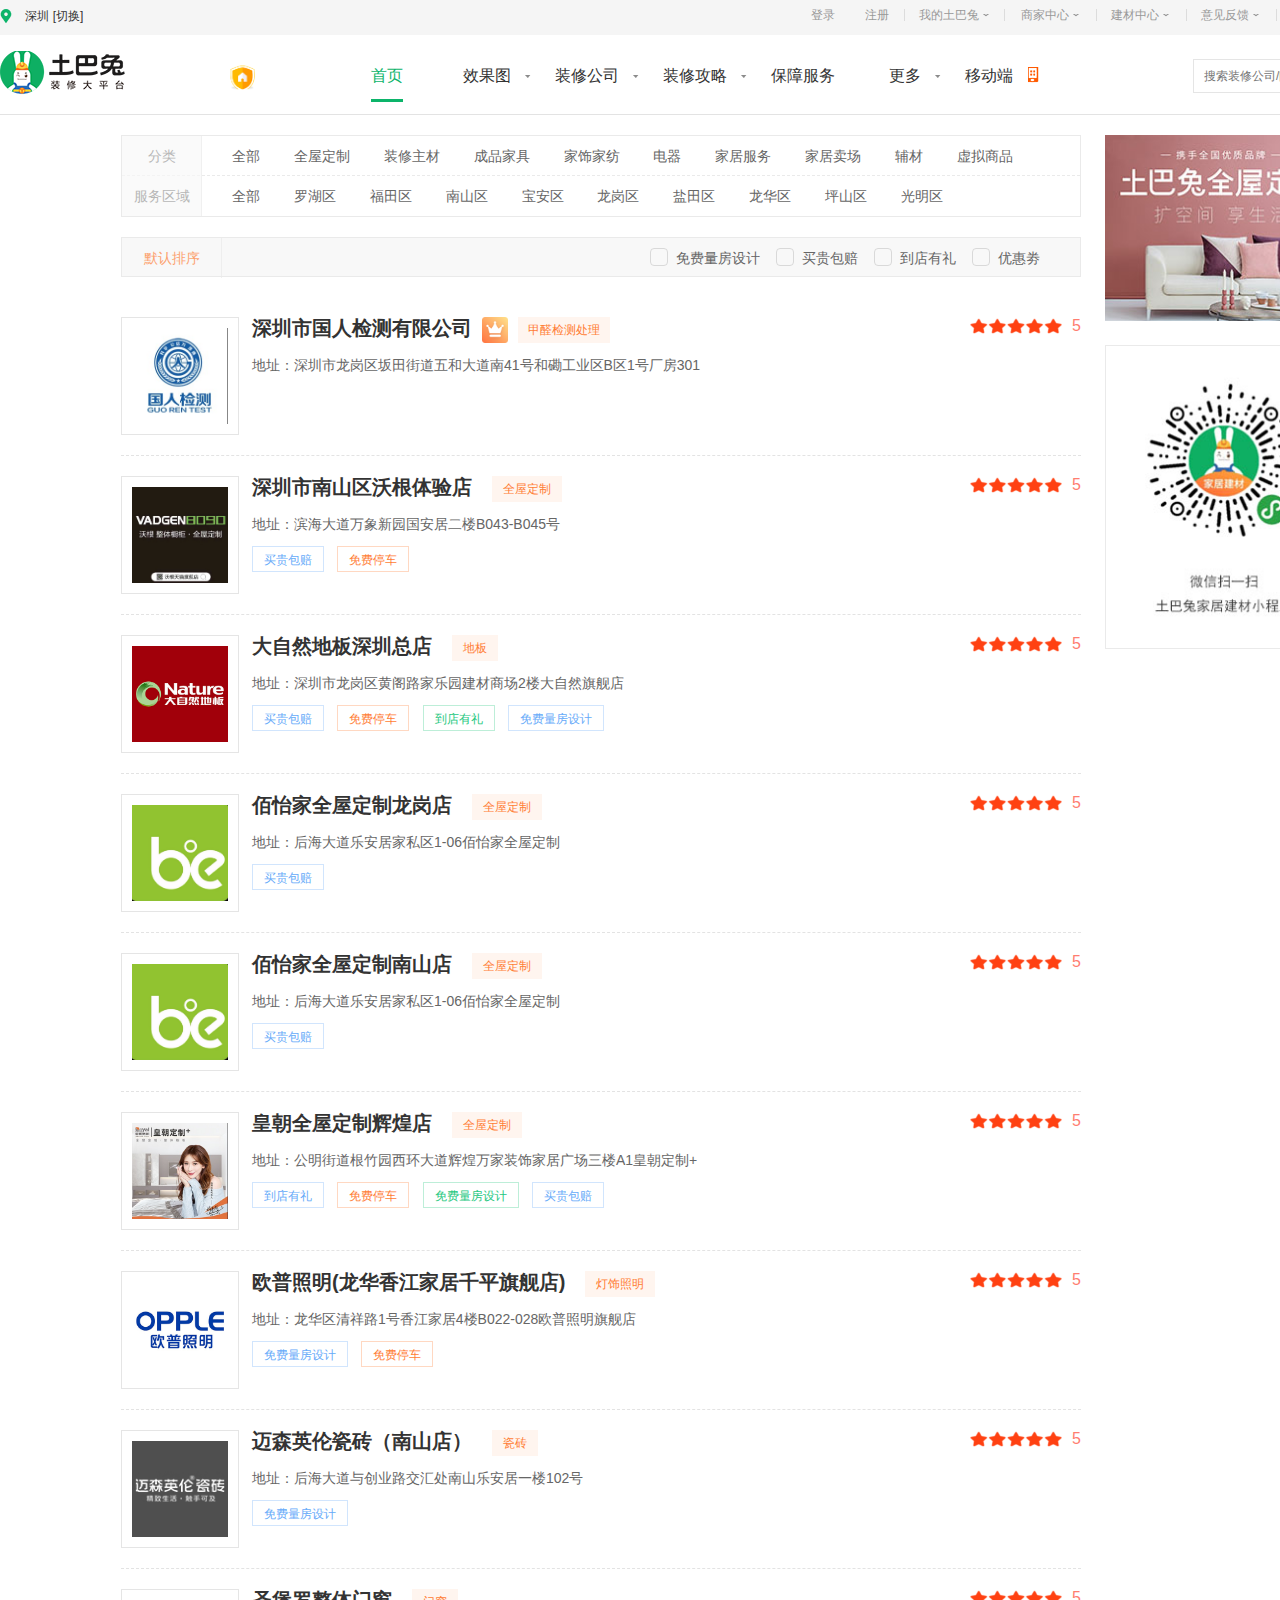
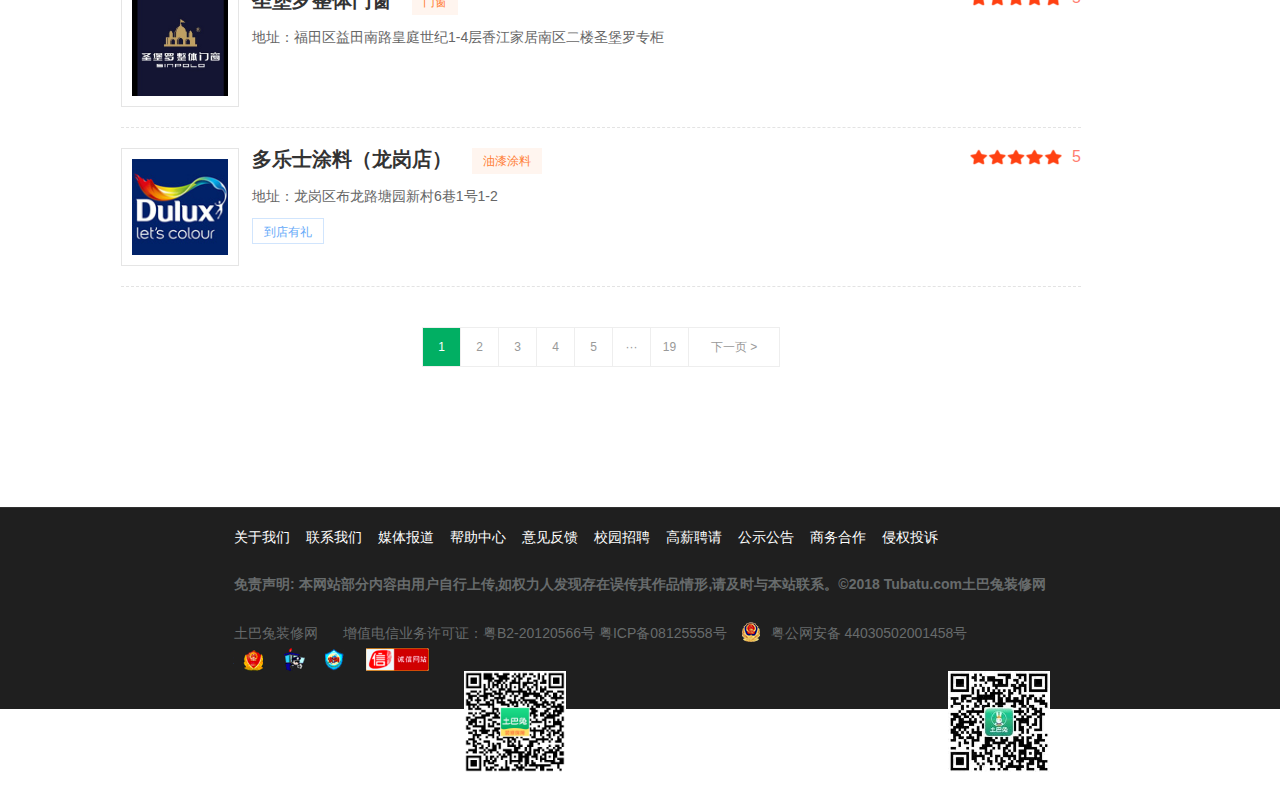
<file: rendering-index3.html>
<!DOCTYPE html>
<html lang="en">

<head>
    <meta charset="UTF-8">
    <meta name="viewport" content="width=device-width, initial-scale=1.0">
    <meta http-equiv="X-UA-Compatible" content="ie=edge">
    <title>Document</title>
    <link rel="stylesheet" href="./css/reset.css">
    <link rel="stylesheet" href="./css/rendering3-common.css">
    <link rel="stylesheet" href="./css/rendering-index3.css">
</head>

<body>
    <!-- 顶部导航 -->
    <div class="top_nav">
        <div class="container clearfix">
            <div class="top_nav-l">
                <i></i>
                <span>深圳</span>
                <a href="#">[切换]</a>
            </div>
            <div class="top_nav-y">
                <ul class="clearfix">
                    <li><a href="">登录</a></li>
                    <li><a href="#">注册</a></li>
                    <li><a href="#"><span>我的土巴兔</span><i></i></a></li>
                    <li><a href="#"><span>商家中心</span><i></i></a></li>
                    <li><a href="#"><span>建材中心</span><i></i></a></li>
                    <li><a href="#"><span>意见反馈</span><i></i></a></li>
                    <li><a href="#"><i></i><span>咨询热线:</span><span>4006-900-288</span><i></i></a></li>
                </ul>
            </div>
        </div>
    </div>
    <!-- 搜素区域 -->
    <div class="search">
        <div class="container clearfix">
            <div class="search-l">
                <i></i>
                <img src="./img/logo_2.gif" alt="">
            </div>
            <ul class="search-cen clearfix">
                <li><a href="./tbt-index.html">首页</a></li>
                <li><a href="#">效果图<i></i></a></li>
                <li><a href="#">装修公司<i></i></a></li>
                <li><a href="#">装修攻略<i></i></a></li>
                <li><a href="#">保障服务</a></li>
                <li><a href="#">更多<i></i></a></li>
                <li><a href="#">移动端<i></i></a></li>
            </ul>
            <div class="search-y">
                <input type="text" placeholder="搜索装修公司/问题/攻略/效果图">
                <i></i>
            </div>
        </div>
    </div>
    <!-- 主体 -->
    <div class="container">
        <div class="container-btm clearfix">
            <main>
                <!-- 选项卡 -->
                <ul class="option">
                    <li>
                        <div class="option-l">分类</div>
                        <div class="option-y">
                            <span>全部</span>
                            <span>全屋定制</span>
                            <span>装修主材</span>
                            <span>成品家具</span>
                            <span>家饰家纺</span>
                            <span>电器</span>
                            <span>家居服务</span>
                            <span>家居卖场</span>
                            <span>辅材</span>
                            <span>虚拟商品</span>
                        </div>
                    </li>
                    <li>
                        <div class="option-l">服务区域</div>
                        <div class="option-y">
                            <span>全部</span>
                            <span>罗湖区</span>
                            <span>福田区</span>
                            <span>南山区</span>
                            <span>宝安区</span>
                            <span>龙岗区</span>
                            <span>盐田区</span>
                            <span>龙华区</span>
                            <span>坪山区</span>
                            <span>光明区</span>
                        </div>
                    </li>
                </ul>
                <!-- 默认排序 -->
                <div class="rank">
                    <span>默认排序</span>
                    <span>免费量房设计</span>
                    <span>买贵包赔</span>
                    <span>到店有礼</span>
                    <span>优惠劵</span>
                </div>
                <!-- 公司 -->
                <div class="company">
                    <div class="company-cont clearfix">
                        <div class="company-l">
                            <img src="./img/company_1.jpg" alt="">
                        </div>
                        <div class="company-c">
                            <div class="company-title clearfix">
                                <h3>深圳市国人检测有限公司</h3>
                                <img src="./img/hg.png" alt="">
                                <span>甲醛检测处理</span>
                            </div>
                            <div class="company-cen">
                                <p>地址：深圳市龙岗区坂田街道五和大道南41号和磡工业区B区1号厂房301</p>
                            </div>
                            <div class="company-btm">
                                <span></span>
                                <span></span>
                                <span></span>
                                <span></span>
                            </div>
                        </div>
                        <div class="company-y">
                            <img src="./img/rating_3.png" alt=""><s>5</s>
                        </div>
                    </div>
                    <div class="company-cont-te clearfix">
                        <div class="company-l">
                            <img src="./img/company_2.jpg" alt="">
                        </div>
                        <div class="company-c">
                            <div class="company-title clearfix">
                                <h3>深圳市南山区沃根体验店</h3>
                                <span>全屋定制</span>
                            </div>
                            <div class="company-cen">
                                <p>地址：滨海大道万象新园国安居二楼B043-B045号 </p>
                            </div>
                            <div class="company-btm">
                                <span>买贵包赔</span>
                                <span>免费停车</span>
                            </div>
                        </div>
                        <div class="company-y">
                            <img src="./img/rating_3.png" alt=""><s>5</s>
                        </div>
                    </div>
                    <div class="company-cont-te clearfix">
                        <div class="company-l">
                            <img src="./img/company_3.jpg" alt="">
                        </div>
                        <div class="company-c">
                            <div class="company-title clearfix">
                                <h3>大自然地板深圳总店</h3>
                                <span>地板</span>
                            </div>
                            <div class="company-cen">
                                <p>地址：深圳市龙岗区黄阁路家乐园建材商场2楼大自然旗舰店 </p>
                            </div>
                            <div class="company-btm">
                                <span>买贵包赔</span>
                                <span>免费停车</span>
                                <span>到店有礼</span>
                                <span>免费量房设计</span>
                            </div>
                        </div>
                        <div class="company-y">
                            <img src="./img/rating_3.png" alt=""><s>5</s>
                        </div>
                    </div>
                    <div class="company-cont-te clearfix">
                        <div class="company-l">
                            <img src="./img/company_4.jpg" alt="">
                        </div>
                        <div class="company-c">
                            <div class="company-title clearfix">
                                <h3>佰怡家全屋定制龙岗店</h3>
                                <span>全屋定制</span>
                            </div>
                            <div class="company-cen">
                                <p>地址：后海大道乐安居家私区1-06佰怡家全屋定制 </p>
                            </div>
                            <div class="company-btm">
                                <span>买贵包赔</span>
                            </div>
                        </div>
                        <div class="company-y">
                            <img src="./img/rating_3.png" alt=""><s>5</s>
                        </div>
                    </div>
                    <div class="company-cont-te clearfix">
                        <div class="company-l">
                            <img src="./img/company_4.jpg" alt="">
                        </div>
                        <div class="company-c">
                            <div class="company-title clearfix">
                                <h3>佰怡家全屋定制南山店</h3>
                                <span>全屋定制</span>
                            </div>
                            <div class="company-cen">
                                <p>地址：后海大道乐安居家私区1-06佰怡家全屋定制</p>
                            </div>
                            <div class="company-btm">
                                <span>买贵包赔</span>
                            </div>
                        </div>
                        <div class="company-y">
                            <img src="./img/rating_3.png" alt=""><s>5</s>
                        </div>
                    </div>
                    <div class="company-cont-te clearfix">
                        <div class="company-l">
                            <img src="./img/company_5.jpg" alt="">
                        </div>
                        <div class="company-c">
                            <div class="company-title clearfix">
                                <h3>皇朝全屋定制辉煌店</h3>
                                <span>全屋定制</span>
                            </div>
                            <div class="company-cen">
                                <p>地址：公明街道根竹园西环大道辉煌万家装饰家居广场三楼A1皇朝定制+</p>
                            </div>
                            <div class="company-btm">
                                <span>到店有礼</span>
                                <span>免费停车</span>
                                <span>免费量房设计</span>
                                <span>买贵包赔</span>
                            </div>
                        </div>
                        <div class="company-y">
                            <img src="./img/rating_3.png" alt=""><s>5</s>
                        </div>
                    </div>
                    <div class="company-cont-te clearfix">
                        <div class="company-l">
                            <img src="./img/company_6.jpg" alt="">
                        </div>
                        <div class="company-c">
                            <div class="company-title clearfix">
                                <h3>欧普照明(龙华香江家居千平旗舰店)</h3>
                                <span>灯饰照明</span>
                            </div>
                            <div class="company-cen">
                                <p>地址：龙华区清祥路1号香江家居4楼B022-028欧普照明旗舰店</p>
                            </div>
                            <div class="company-btm">
                                <span>免费量房设计</span>
                                <span>免费停车</span>
                            </div>
                        </div>
                        <div class="company-y">
                            <img src="./img/rating_3.png" alt=""><s>5</s>
                        </div>
                    </div>
                    <div class="company-cont-te clearfix">
                        <div class="company-l">
                            <img src="./img/company_7.jpg" alt="">
                        </div>
                        <div class="company-c">
                            <div class="company-title clearfix">
                                <h3>迈森英伦瓷砖（南山店）</h3>
                                <span>瓷砖</span>
                            </div>
                            <div class="company-cen">
                                <p>地址：后海大道与创业路交汇处南山乐安居一楼102号</p>
                            </div>
                            <div class="company-btm">
                                <span>免费量房设计</span>
                            </div>
                        </div>
                        <div class="company-y">
                            <img src="./img/rating_3.png" alt=""><s>5</s>
                        </div>
                    </div>
                    <div class="company-cont-te clearfix">
                        <div class="company-l">
                            <img src="./img/company_8.jpg" alt="">
                        </div>
                        <div class="company-c">
                            <div class="company-title clearfix">
                                <h3>圣堡罗整体门窗</h3>
                                <span>门窗</span>
                            </div>
                            <div class="company-cen">
                                <p>地址：福田区益田南路皇庭世纪1-4层香江家居南区二楼圣堡罗专柜</p>
                            </div>
                            <div class="company-btm">
                                <!-- <span>买贵包赔</span>
                                <span>免费停车</span>
                                <span>到店有礼</span>
                                <span>免费量房设计</span> -->
                            </div>
                        </div>
                        <div class="company-y">
                            <img src="./img/rating_3.png" alt=""><s>5</s>
                        </div>
                    </div>
                    <div class="company-cont-te clearfix">
                        <div class="company-l">
                            <img src="./img/company_9.jpg" alt="">
                        </div>
                        <div class="company-c">
                            <div class="company-title clearfix">
                                <h3>多乐士涂料（龙岗店）</h3>
                                <span>油漆涂料</span>
                            </div>
                            <div class="company-cen">
                                <p>地址：龙岗区布龙路塘园新村6巷1号1-2</p>
                            </div>
                            <div class="company-btm">
                                <span>到店有礼</span>
                            </div>
                        </div>
                        <div class="company-y">
                            <img src="./img/rating_3.png" alt=""><s>5</s>
                        </div>
                    </div>
                </div>
                <!-- 分页导航 -->
                <ul class="page clearfix">
                    <li>
                        <a href="javascript:;">1</a>
                    </li>
                    <li><a href="javascript:;">2</a></li>
                    <li><a href="javascript:;">3</a></li>
                    <li><a href="javascript:;">4</a></li>
                    <li><a href="javascript:;">5</a></li>
                    <li><a href="javascript:;">···</a></li>
                    <li><a href="javascript:;">19</a></li>
                    <li><a href="javascript:;">下一页 &gt;</a></li>
                </ul>
            </main>
            <aside>
                <img src="./img/aside_tu.jpg" alt="">
                <div class="aside-btm">
                    <img src="./img/s_ma.jpg" alt="">
                </div>
            </aside>
        </div>
    </div>
    <!-- 底部区域 -->
    <footer>
        <div class="di-l">
            <ul class="clearfix">
                <li><a href="#">关于我们 </a></li>
                <li><a href="#">联系我们</a></li>
                <li><a href="#">媒体报道</a></li>
                <li><a href="#">帮助中心</a></li>
                <li><a href="#">意见反馈</a></li>
                <li><a href="#">校园招聘</a></li>
                <li><a href="#">高薪聘请</a></li>
                <li><a href="#">公示公告</a></li>
                <li><a href="#">商务合作</a></li>
                <li><a href="#">侵权投诉</a></li>
            </ul>
            <h4>免责声明: 本网站部分内容由用户自行上传,如权力人发现存在误传其作品情形,请及时与本站联系。&copy;2018 Tubatu.com土巴兔装修网和设计师社区保留所有版权</h4>
            <span>土巴兔装修网<a href="#">增值电信业务许可证：粤B2-20120566号</a></span>
            <a href="#">粤ICP备08125558号</a>
            <a href="#"><img src="./img/d1.png" alt=""><span>粤公网安备 44030502001458号</span></a>
            <a href="#"><img src="./img/d2.png" alt=""></a>
        </div>
        <div class="di-y">
            <img src="./img/tbtAPP.jpg" alt="">
            <h3>土巴兔APP</h3>
        </div>
        <div class="di-y">
            <img src="./img/wx.jpg" alt="">
            <h3>微信公众号</h3>
        </div>
    </footer>

</body>

</html>
</file>
<file: css/common.css>
/* 版心 */
.container {
    width: 1464px;
    margin: 0 auto;
    position: relative;
    /* 辅助 */
    /* background-color: rgba(255, 255, 255, 0.5); */
}

* {
    box-sizing: border-box;
}

/* 清除浮动 */
.clearfix:before,
.clearfix:after {
    content: '';
    display: table;
}

.clearfix:after {
    clear: both;
}

.clearfix {
    *zoom: 1;
}

/* 定义动画 */
@keyframes circle {
    from {
        /* border: 0px solid rgba(255, 0, 255, 1); */

        border: 6px solid rgba(254, 237, 219, 0.4);
    }

    50% {
        /* border: 10px solid rgba(255, 0, 255, 0.3); */
        border: 13px solid rgba(254, 237, 219, 0.8);

    }

    100% {
        border: 20px solid rgba(254, 237, 219, 0.4);
    }
}
</file>
<file: css/index.css>
/* 顶部导航 */
.top-nav {
    border-bottom: 3px solid #00af63;
}

.top-nav-left {
    float: left;
    margin-left: 238px;
}

.top-nav-right {
    float: right;
}

.top-nav a {
    padding: 10px 0;
    display: inline-block;
    vertical-align: middle;
}

.top-nav-left>a {
    margin-right: 40px;
}

.top-nav-left>a:first-child span {
    display: inline-block;
    margin-left: 15px;
    font-size: 18px;
    vertical-align: top;
    margin-top: 10px;
}

.top-nav-right>a {
    margin-top: 15px;
    color: #999999;
}

.top-nav-right>a:nth-child(2) {
    padding-right: 15px;
    padding-left: 15px;
    margin-right: 15px;
    border-right: 1px solid #eeeeee;
}

.top-nav-right>a:nth-child(3) {
    color: #f79c62;
    margin-right: 258px;
}

/* 估价区域 */
.assess {
    height: 683px;
    position: relative;
}

.assess>img {
    position: absolute;
    top: 0;
    left: 0;
    bottom: 0;
    right: 0;
    margin: auto;
    height: 683px;
}

.assess .suan {
    position: absolute;
    top: 140px;
    left: 242px;
    width: 982px;
    height: 483px;
    background-color: #fff;
}

.assess-l {
    float: left;
}

.assess-cen {
    float: left;
    position: absolute;

}

.assess-cen>a {
    padding-top: 24px;
    position: absolute;
    top: 155px;
    left: 470px;
    width: 90px;
    height: 90px;
    line-height: 1.5;
    text-align: center;
    font-size: 16px;
    color: #fff;
    background-color: #ff6d15;
    border-radius: 50%;
    z-index: 2;
}

.assess-cen>a i {
    position: absolute;
    top: -19px;
    left: -19px;
    width: 128px;
    height: 128px;
    border-radius: 50%;
    animation: circle 1.5s infinite linear reverse;
}

.assess-l {
    margin: 55px 0 0 40px;
    width: 362px;
    height: 384px;
}

.assess-l h3 {
    font-weight: normal;
    height: 55px;
    font-size: 20px;
}

.assess-l h3 span {
    margin-left: 9px;
    font-size: 12px;
    color: #f36f20;
}

.assess-l>div {
    margin-bottom: 18px;
}

.assess-l>div span {
    font-size: 16px;
    margin-right: 10px;
}

.assess-l>div:nth-child(2) select {
    width: 120px;
    height: 34px;
    border: 1px solid #dddddd;
}

.assess-l>div:nth-child(2) select:nth-child(2) {
    margin-right: 10px;
}

.assess-l>div:nth-child(3) input,
.assess-l>div:nth-child(6) input,
.assess-l>div:nth-child(5) select {
    width: 250px;
    height: 35px;
    border: 1px solid #dddddd;
    padding-left: 10px;
}

.assess-l>div:nth-child(3) i {
    margin-left: -30px;
}

.assess-l>div:nth-child(4) input:nth-child(3) {
    margin-left: 25px;
}

.assess-l>div:nth-child(7),
.assess-l>p:nth-child(8) {
    margin-left: 90px;
}

.assess-l>div:nth-child(7) input {
    vertical-align: middle;
    margin-right: 4px;
}

.assess-l>div:nth-child(7) a {
    font-size: 14px;
    color: #999999;
}

.assess-l>p:nth-child(8) {
    font-size: 14px;
    color: #666;
}

.assess-l>div:nth-child(5) select {
    padding-left: 0;
    margin-left: -3px;
}

.assess-cen>a::before,
.assess-cen>a::after {
    position: absolute;
    content: '';
    width: 1px;
    height: 134px;
    background-color: #eeeeee;
}

.assess-cen>a::before {
    top: -154px;
    left: 44px;
}

.assess-cen>a::after {
    height: 214px;
    top: 115px;
    left: 44px;
}

.assess-cen>img {
    position: absolute;
    top: 131px;
    left: 445px;
}

.assess-y {
    float: right;
    width: 340px;
    height: 325px;
    margin: 52px 35px 0 0;
}

.assess-y h3 {
    font-weight: normal;
    margin-left: 37px;
    font-size: 20px;
}

.assess-y h3 span {
    font-size: 26px;
    color: #f36f20;
}

.assess-y h3 s {
    font-size: 14px;
}

.assess-y-minute {
    margin-top: 37px;
    width: 340px;
    height: 204px;
    border: 1px solid #dddddd;
    padding-left: 114px;
}

.assess-y-minute h5 {
    font-size: 14px;
    font-weight: normal;
    line-height: 40px;
}

.assess-y-minute h5:first-child {
    margin-top: 36px;
}

.assess-y-minute h5 span {
    display: inline-block;
    width: 54px;
    margin: 0 10px;
    text-align: center;
}

.assess-y>p {
    margin-top: 24px;
    width: 340px;
    font-size: 14px;
    color: #666;
    line-height: 1.5;
}
.assess-y>p i {
    color: #ff6d15;
}

/* 底部区域 */

footer {
    height: 202px;
    background-color: #1f1f1f;
    font-size: 14px;
    padding: 22px 230px 0 234px;
    border-top: 2px solid #009635;
}

.di-l {
    float: left;
    color: #676b6c;
    vertical-align: top;
}

.di-l ul li {
    float: left;
}

.di-l ul li a {
    display: inline-block;
    margin-right: 16px;
    color: #fff;
}

.di-l h4 {
    height: 76px;
    line-height: 76px;
    color: #676b6c;
}

.di-l a {
    color: #676b6c;
}
.di-l a img {
   vertical-align: bottom;
}
.di-l a:nth-last-child(2) img {
    margin: 0 10px;
}
.di-l span:nth-last-child(4) a {
    margin-left: 25px;
}
.di-l a:last-child img {
    position: relative;
    top: 4px;
} 

footer .di-y:nth-last-child(2) {
    float: left;
}

footer .di-y:nth-last-child(1) {
    float: right;
}

footer .di-y {
    width: 102px;
    height: 102px;
    text-align: center;
    color: #fff;
}
footer .di-y h3 {
    font-weight: normal;
}

.di-y img {
    width: 102px;
    height: 102px;
    margin-bottom: 10px;
}
.di-y:nth-last-child(2){
    margin-left: 230px;
}
</file>
<file: css/rendering-common.css>
/* 版心 */
.container {
    width: 1464px;
    margin: 0 auto;
    position: relative;
}

* {
    box-sizing: border-box;
}

/* 清除浮动 */
.clearfix:before,
.clearfix:after {
    content: '';
    display: table;
}

.clearfix:after {
    clear: both;
}

.clearfix {
    *zoom: 1;
}
</file>
<file: css/rendering-index.css>
/* 顶部导航 */
.top_nav {
    height: 35px;
    background-color: #f5f5f5;
    padding: 9px 0 13px 0;
}

.top_nav-l {
    float: left;
}

.top_nav-l>i {
    display: inline-block;
    width: 12px;
    height: 16px;
    background: url(../img/sprite_1.png) -192px -180px;
    vertical-align: middle;
    margin-right: 10px;
}

.top_nav-y {
    float: right;
}

.top_nav-y ul li {
    float: left;
    position: relative;
}

.top_nav-y ul li:nth-child(2):after,
.top_nav-y ul li:nth-child(3):after,
.top_nav-y ul li:nth-child(4):after,
.top_nav-y ul li:nth-child(5):after,
.top_nav-y ul li:nth-child(6):after {
    content: '';
    position: absolute;
    top: 0;
    left: 90px;
    width: 1px;
    height: 12px;
    background-color: #dcdcdc;
}

.top_nav-y ul li:nth-child(2):after {
    left: 54px;
}

.top_nav-y ul li:nth-child(3):after {
    left: 100px;
}

.top_nav-y ul li a {
    display: inline-block;
    padding: 0 15px;
    color: #999999;
}

.top_nav-y ul li:last-child a {
    color: #ff5a00;
}

.top_nav-y ul li:last-child span:nth-child(3) {
    border-bottom: 1px solid #ff5a00;
    padding-bottom: 3px;
}

.top_nav-y ul li:nth-child(3) i,
.top_nav-y ul li:nth-child(4) i,
.top_nav-y ul li:nth-child(5) i,
.top_nav-y ul li:nth-child(6) i,
.top_nav-y ul li:nth-child(7) i:last-child {
    display: inline-block;
    width: 8px;
    height: 5px;
    background: url(../img/sprite_1.png) -191px -234px;
    margin-left: 4px;
}

/* 搜素区域 */
.search {
    height: 80px;
    padding: 16px 0;
    border-bottom: 1px solid #e3e3e3;
}

.search-l {
    float: left;
}

.search-l>i {
    display: inline-block;
    width: 126px;
    height: 46px;
    background: url(../img/sprite_1.png) 0 -262px;
}

.search-l>img {
    width: 136px;
    height: 46px;
    margin-left: 18px;
}

.search-cen {
    float: left;
    height: 46px;
    line-height: 46px;
    margin-left: 88px;
    margin-top: 2px;
}

.search-cen li {
    float: left;
}

.search-cen li a {
    position: relative;
    display: inline-block;
    margin-right: 44px;
    font-size: 16px;
}

.search-cen li:first-child a {
    margin-right: 60px;
    color: #0cb46a;
    border-bottom: 3px solid #0cb46a;
}

.search-cen li:nth-child(5) a {
    margin-right: 54px;
}

.search-cen li:nth-child(2) i,
.search-cen li:nth-child(3) i,
.search-cen li:nth-child(4) i,
.search-cen li:nth-child(6) i {
    position: absolute;
    top: 22px;
    right: -22px;
    width: 9px;
    height: 5px;
    background: url(../img/sprite_1.png) -152px -181px;
}

.search-cen li:nth-child(7) i {
    position: absolute;
    top: 14px;
    right: -28px;
    width: 13px;
    height: 18px;
    background: url(../img/sprite_1.png) -177px -181px;
}

.search-y {
    float: right;
    position: relative;
    margin-right: 15px;
}

.search-y>input {
    margin-top: 8px;
    width: 256px;
    height: 34px;
    line-height: 34px;
    border: 1px solid #e5e5e5;
    padding-left: 10px;
}

.search-y>i {
    position: absolute;
    top: 15px;
    right: 10px;
    width: 22px;
    height: 22px;
    background: url(../img/sprite_1.png) -206px -220px;
}

.top_nav-y ul li:nth-child(7) i:first-child {
    display: inline-block;
    width: 14px;
    height: 14px;
    background: url(../img/sprite_1.png) -188px -246px;
    vertical-align: middle;
    margin-right: 6px;
}

/* 选项栏 */
.optional-bar {
    text-align: center;
    padding-top: 10px;
}

.optional-bar img {
    width: 1308px;
    height: 404px;
}

/* 瀑布流区域 */
#falls {
    text-align: center;
    background-color: #f5f5f5;
    border: 1px solid #e8e8e8;
}

#falls img {
    float: left;
    width: 272px;
    height: 190px;
    margin: 10px;
}

.falls a {
    display: block;
    margin: 10px auto;
    width: 140px;
    height: 56px;
    line-height: 56px;
    text-align: center;
    border: 1px solid #e8e8e8;
    font-size: 18px;
    color: #f67000;
}

.falls a:hover {
    color: #fff;
    background-color: #f67000;
    border: 1px solid #ccc;
    opacity: 0.5;
}

/* 底部区域 */

footer {
    height: 202px;
    background-color: #1f1f1f;
    font-size: 14px;
    padding: 22px 230px 0 234px;
    border-top: 1px solid #313131;
}

.di-l {
    float: left;
    color: #676b6c;
    vertical-align: top;
}

.di-l ul li {
    float: left;
}

.di-l ul li a {
    display: inline-block;
    margin-right: 16px;
    color: #fff;
}

.di-l h4 {
    height: 76px;
    line-height: 76px;
    color: #676b6c;
}

.di-l a {
    color: #676b6c;
}

.di-l a img {
    vertical-align: bottom;
}

.di-l a:nth-last-child(2) img {
    margin: 0 10px;
}

.di-l span:nth-last-child(4) a {
    margin-left: 25px;
}

.di-l a:last-child img {
    position: relative;
    top: 4px;
}

footer .di-y:nth-last-child(2) {
    float: left;
}

footer .di-y:nth-last-child(1) {
    float: right;
}

footer .di-y {
    width: 102px;
    height: 102px;
    text-align: center;
    color: #fff;
}

footer .di-y h3 {
    font-weight: normal;
}

.di-y img {
    width: 102px;
    height: 102px;
    margin-bottom: 10px;
}

.di-y:nth-last-child(2) {
    margin-left: 230px;
}
</file>
<file: css/rendering1-common.css>
/* 版心 */
.container {
    width: 1464px;
    margin: 0 auto;
    position: relative;
}

* {
    box-sizing: border-box;
}

/* 清除浮动 */
.clearfix:before,
.clearfix:after {
    content: '';
    display: table;
}

.clearfix:after {
    clear: both;
}

.clearfix {
    *zoom: 1;
}
</file>
<file: css/rendering-index1.css>
body {
    background-color: #f5f5f5;
}

/* 顶部导航 */
.top_nav {
    height: 35px;
    background-color: #f5f5f5;
    padding: 9px 0 13px 0;
}

.top_nav-l {
    float: left;
}

.top_nav-l>i {
    display: inline-block;
    width: 12px;
    height: 16px;
    background: url(../img/sprite_1.png) -192px -180px;
    vertical-align: middle;
    margin-right: 10px;
}

.top_nav-y {
    float: right;
}

.top_nav-y ul li {
    float: left;
    position: relative;
}

.top_nav-y ul li:nth-child(2):after,
.top_nav-y ul li:nth-child(3):after,
.top_nav-y ul li:nth-child(4):after,
.top_nav-y ul li:nth-child(5):after,
.top_nav-y ul li:nth-child(6):after {
    content: '';
    position: absolute;
    top: 0;
    left: 90px;
    width: 1px;
    height: 12px;
    background-color: #dcdcdc;
}

.top_nav-y ul li:nth-child(2):after {
    left: 54px;
}

.top_nav-y ul li:nth-child(3):after {
    left: 100px;
}

.top_nav-y ul li a {
    display: inline-block;
    padding: 0 15px;
    color: #999999;
}

.top_nav-y ul li:last-child a {
    color: #ff5a00;
}

.top_nav-y ul li:last-child span:nth-child(3) {
    border-bottom: 1px solid #ff5a00;
    padding-bottom: 3px;
}

.top_nav-y ul li:nth-child(3) i,
.top_nav-y ul li:nth-child(4) i,
.top_nav-y ul li:nth-child(5) i,
.top_nav-y ul li:nth-child(6) i,
.top_nav-y ul li:nth-child(7) i:last-child {
    display: inline-block;
    width: 8px;
    height: 5px;
    background: url(../img/sprite_1.png) -191px -234px;
    margin-left: 4px;
}

/* 搜素区域 */
.search {
    height: 80px;
    padding: 16px 0;
    border-bottom: 1px solid #e3e3e3;
    background-color: #fff;
}

.search-l {
    float: left;
}

.search-l>i {
    display: inline-block;
    width: 126px;
    height: 46px;
    background: url(../img/sprite_1.png) 0 -262px;
}

.search-l>img {
    width: 136px;
    height: 46px;
    margin-left: 18px;
}

.search-cen {
    float: left;
    height: 46px;
    line-height: 46px;
    margin-left: 88px;
    margin-top: 2px;
}

.search-cen li {
    float: left;
}

.search-cen li a {
    position: relative;
    display: inline-block;
    margin-right: 44px;
    font-size: 16px;
}

.search-cen li:first-child a {
    margin-right: 60px;
    color: #0cb46a;
    border-bottom: 3px solid #0cb46a;
}

.search-cen li:nth-child(5) a {
    margin-right: 54px;
}

.search-cen li:nth-child(2) i,
.search-cen li:nth-child(3) i,
.search-cen li:nth-child(4) i,
.search-cen li:nth-child(6) i {
    position: absolute;
    top: 22px;
    right: -22px;
    width: 9px;
    height: 5px;
    background: url(../img/sprite_1.png) -152px -181px;
}

.search-cen li:nth-child(7) i {
    position: absolute;
    top: 14px;
    right: -28px;
    width: 13px;
    height: 18px;
    background: url(../img/sprite_1.png) -177px -181px;
}

.search-y {
    float: right;
    position: relative;
    margin-right: 15px;
}

.search-y>input {
    margin-top: 8px;
    width: 256px;
    height: 34px;
    line-height: 34px;
    border: 1px solid #e5e5e5;
    padding-left: 10px;
}

.search-y>i {
    position: absolute;
    top: 15px;
    right: 10px;
    width: 22px;
    height: 22px;
    background: url(../img/sprite_1.png) -206px -220px;
}

.top_nav-y ul li:nth-child(7) i:first-child {
    display: inline-block;
    width: 14px;
    height: 14px;
    background: url(../img/sprite_1.png) -188px -246px;
    vertical-align: middle;
    margin-right: 6px;
}

/* 主体 */
.container-btm {
    width: 1232px;
    margin: 0 auto;
}

.synopsis-top {
    padding: 13px 0;
    color: #333333;
}

.synopsis-top s {
    margin: 0 8px;
}

.synopsis-top :nth-child(-n+4) {
    color: #999999;
}

.synopsis-btm {
    padding: 40px;
    background-color: #fff;

}

.synopsis-btm-l {
    float: left;
    width: 480px;
    position: relative;
}

.synopsis-btm-l li {
    float: left;
}

.synopsis-btm-l li>img {
    width: 84px;
    height: 56px;
}

.synopsis-btm-l li:first-child img {
    width: 480px;
    height: 260px;
}

.synopsis-btm-l li:nth-last-child(-n+5) {
    margin-right: 14px;
}

.synopsis-btm-l li:first-child {
    margin-bottom: 12px;
}

.synopsis-btm-l li:last-child {
    margin-right: 0;
}

.synopsis-btm-l>p {
    position: absolute;
    bottom: 92px;
    left: 50%;
    transform: translate(-50%, 0);
    padding-left: 32px;
    width: 82px;
    height: 30px;
    line-height: 30px;
    font-size: 14px;
    color: #ff5a00;
    border: 1px solid #fc772e;
    border-radius: 15px;
    opacity: 0.7;
    background-color: #e6e6e6;
}

.synopsis-btm-l>p::before {
    content: '';
    position: absolute;
    top: -1px;
    left: -1px;
    width: 28px;
    height: 28px;
    border: 1px solid #fc772e;
    border-radius: 50%;
}

.synopsis-btm-l>p::after {
    content: '';
    position: absolute;
    top: 8px;
    left: 12px;
    width: 0;
    height: 0;
    border: 6px solid #ff5a00;
    border-color: transparent transparent transparent #ff5a00;
}

.synopsis-btm-y {
    float: left;
    margin-left: 35px;
}

.synopsis-btm-y div:nth-child(1) {
    padding-top: 5px;
}

.synopsis-btm-y div:nth-child(1) h3 {
    margin-right: 74px;
    float: left;
    font-size: 28px;
    color: #333;
}

.synopsis-btm-y div:nth-child(1)>span {
    float: left;
    margin-top: 10px;
}

.synopsis-btm-y div:nth-child(1)>span:nth-child(2) {
    font-size: 14px;
    color: #666;
}

.synopsis-btm-y div:nth-child(1)>span:nth-child(2) s {
    color: #151515;
}

.synopsis-btm-y div:nth-child(1)>span:nth-child(3) {
    margin-left: 20px;
    font-size: 14px;
    color: #666;
}

.synopsis-btm-y div:nth-child(1)>span:nth-child(3) img {
    width: 70px;
    height: 12px;
}

.synopsis-btm-y div:nth-child(1)>div:last-child {
    float: left;
    margin-left: 50px;
    padding-top: 8px;
}

.synopsis-btm-y div:nth-child(1)>div:last-child span {
    vertical-align: middle;
    display: inline-block;
    font-size: 14px;
    color: #666;
    margin: -8px 16px 0 4px;
}

.synopsis-btm-y div:nth-child(1)>div:last-child img {
    width: 16px;
    height: 16px;
}

.synopsis-btm-y div:nth-child(1)>div:last-child img:nth-child(3) {
    margin-right: 16px;
}

.synopsis-btm-y div:nth-child(2) {
    margin: 16px 0 42px;
}

.synopsis-btm-y div:nth-child(2) span {
    padding: 5px 10px;
    border: 1px solid#cce4ff;
    font-size: 12px;
    color: #57a5ff;
    margin-right: 10px;
}

.synopsis-btm-y div:nth-child(2) span:first-child {
    color: #ff8a00;
    border-color: #ffdcb2;
}

.synopsis-btm-y ul:nth-child(3) li {
    float: left;
    margin-right: 60px;
    text-align: center;
}

.synopsis-btm-y ul:nth-child(3) li h4 {
    font-size: 16px;
    color: #333333;
    margin-bottom: 12px;
}

.synopsis-btm-y ul:nth-child(3) li span {
    font-size: 14px;
    color: #333333;
}

.synopsis-btm-y>div:nth-child(4) {
    margin: 38px 0 18px;
}

.synopsis-btm-y div:nth-child(4) img {
    vertical-align: middle;
    width: 20px;
    height: 20px;
    margin-right: 10px;
}

.synopsis-btm-y div:nth-child(4)>span {
    font-size: 14px;
    color: #333333;
    font-weight: 700;
}

.synopsis-btm-y p:nth-child(5) {
    font-size: 14px;
    color: #666666;
}

.synopsis-btm-y div:nth-child(6) {
    margin-top: 35px;
}

.synopsis-btm-y div:nth-child(6)>span:first-child {
    display: inline-block;
    margin-right: 10px;
    width: 180px;
    height: 48px;
    line-height: 48px;
    text-align: center;
    background-color: #ff5a00;
    font-size: 20px;
    font-weight: 700;
    color: #fff;
}

.synopsis-btm-y div:nth-child(6)>span:last-child {
    font-size: 14px;
    color: #999999;
}

.synopsis-btm-y div:nth-child(6)>span:last-child s {
    color: #ff5a00;
}

main {
    float: left;
    width: 960px;
    margin-top: 20px;
}

aside {
    float: right;
    width: 240px;
    margin-top: 20px;
}

/* 领劵  */
.draw {
    position: relative;
    width: 100%;
    height: 140px;
    padding: 30px 38px;
    background-color: #fff;
    margin-bottom: 35px;
}

.draw img {
    width: 100%;
    height: 100%;
}

.draw-l {
    position: absolute;
    top: 54px;
    left: 102px;
    font-size: 12px;
    color: #b3b3b1;
}

.draw-l h3 {
    font-size: 14px;
    color: #916d35;
    margin-bottom: 8px;
    font-weight: normal;
}

.draw-y {
    position: absolute;
    top: 58px;
    right: 58px;
    width: 76px;
    height: 28px;
    line-height: 28px;
    text-align: center;
    font-size: 14px;
    color: #fff;
    background-color: #ff5a00;
    border-radius: 15px;
}

/* 案例 */
.case,
.group,
.serve,
.aptitude,
.exhibition,
.adorn,
.evaluate,
.diary,
.consult {
    padding: 0 20px;
    background-color: #fff;
    margin-bottom: 35px;
}

.title {
    padding-top: 35px;
}

.title h3 {
    float: left;
    font-size: 20px;
    font-weight: normal;
    color: #333333;
}

.title span {
    margin-top: 4px;
    float: right;
    font-size: 14px;
    color: #333333;
}

.case-btm {
    padding: 28px 0 35px;
}

.case-btm li {
    float: left;
    width: 293px;
    height: 248px;
    margin-right: 20px;
}

.case-btm li:nth-child(3),
.case-btm li:nth-child(6) {
    margin-right: 0;
}

.case-btm li:nth-child(-n+3) {
    margin-bottom: 34px;
}

.case-btm li>img {
    width: 100%;
    height: 190px;
}

.case-btm li>h4 {
    margin: 16px 0;
    font-size: 16px;
    font-weight: normal;
    color: #333333;
}

.case-btm li>span {
    color: #999999;
}

.case-btm li>span>s {
    margin-left: 130px;
    color: #ff8a00;
}

/* 团队 */
.group-btm {
    padding: 0 42px 30px;
    margin-top: 28px;
}

.group-btm li {
    float: left;
    width: 122px;
    margin-right: 56px;
    text-align: center;
    font-size: 12px;
    color: #999999;
}

.group-btm li:last-child {
    margin-right: 0;
}

.group-btm li>img {
    width: 100%;
    border-radius: 50%;
}

.group-btm li>h4 {
    margin: 18px 0;
    font-size: 14px;
    color: #333333;
}

/* 资质 */
.aptitude-btm {
    position: relative;
    top: 0;
    left: 0;
    width: 100%;
    height: 220px;
    margin-top: 19px;
    padding: 0 45px;
    background-color: #fff;
}

.aptitude-btm::before {
    content: '';
    position: absolute;
    top: 50%;
    left: 0;
    transform: translate(-50%, -50%);
    width: 16px;
    height: 26px;
    background: url(../img/aptitude_l.png) no-repeat;
    background-size: contain;
}

.aptitude-btm::after {
    content: '';
    position: absolute;
    top: 50%;
    right: 0;
    width: 16px;
    height: 26px;
    background: url(../img/aptitude_y.png) no-repeat;
    background-size: contain;
}

.aptitude-btm li {
    float: left;
    width: 197px;
    margin-right: 14px;
    text-align: center;
    font-size: 14px;
    color: #333333;
}

.aptitude-btm li:last-child {
    margin-right: 0;
}

.aptitude-btm li img {
    width: 100%;
    height: 140px;
    margin-bottom: 15px;
}

/* 展示 */
.exhibition-btm {
    padding: 20px 0 30px;
}

.exhibition-btm li {
    float: left;
    margin-right: 60px;
}

.exhibition-btm li:last-child {
    margin-right: 0;
}

.exhibition-btm li>img {
    float: left;
    width: 200px;
    height: 134px;
}

.exhibition-btm li>div {
    float: left;
    width: 182px;
    margin-left: 20px;
    font-size: 14px;
    color: #bbbbbb;
}

.exhibition-btm li>div h3 {
    margin-top: 22px;
    color: #333333;
    font-weight: normal;
}

.exhibition-btm li>div p {
    margin: 13px 0 23px;
    line-height: 1.5;
    color: #666666;
}

/* 主体侧边栏 */
.aside-1 ul {
    background-color: #fff;
    padding-bottom: 36px;
}

.aside-1 ul li:first-child {
    width: 100%;
    padding: 19px 28px 18px;
    background-color: #fff;
    font-size: 16px;
    color: #666;
    border-bottom: 1px solid #e8e8e8;
}

.aside-1 ul li:first-child h4:first-child {
    position: relative;
    float: left;
    font-weight: 700;
    color: #ff8a00;
}

.aside-1 ul li:first-child h4:first-child::after {
    content: '';
    position: absolute;
    bottom: -18px;
    left: 0;
    width: 64px;
    height: 2px;
    background-color: #ff8a00;
}

.aside-1 ul li:first-child h4:last-child {
    float: right;
    font-weight: normal;
}

.aside-1 ul li:nth-last-child(-n+4) h5 {
    width: 100%;
    padding-left: 20px;
    font-size: 14px;
    font-weight: normal;
    color: #333333;
}

.aside-1 ul li:nth-last-child(-n+4) h5:first-child {
    margin: 23px 0 13px;
    font-weight: 700;
}

.aside-1 ul li:nth-last-child(2) h5:last-child {
    line-height: 1.5;
}

.aside-2 {
    margin-top: 20px;
    background-color: #fff;
}

.aside-2 li:first-child {
    padding: 36px 48px 22px;
}

.aside-2 li:first-child h3 {
    font-weight: normal;
    font-size: 14px;
    color: #333333;
    line-height: 1.3;
}

.aside-2 li:first-child h3 s {
    font-weight: 700;
}

.aside-2 li:nth-last-child(-n+4) {
    padding-left: 20px;
}

.aside-2 li:nth-child(2) input {
    padding-left: 10px;
    width: 198px;
    height: 36px;
    line-height: 36px;
    font-size: 12px;
    color: #bbbbbb;
    border: 1px solid #bbbbbb;
}

.aside-2 li:nth-child(3) {
    margin: 8px 0 23px;
}

.aside-2 li:nth-child(3) span {
    margin-left: 6px;
    vertical-align: top;
    color: #8e8e93;
}

.aside-2 li:nth-child(3) s {
    color: #24c77e;
}

.aside-2 li:nth-child(4) {
    margin-left: 20px;
    width: 200px;
    height: 38px;
    line-height: 38px;
    text-align: center;
    background-color: #ff5a00;
    font-size: 14px;
    color: #fff;
}

.aside-2 li:nth-child(5) {
    margin-left: 20px;
    padding: 25px 0 33px;
    width: 182px;
    font-size: 12px;
    color: #999999;
    line-height: 1.5;
}

/* 服务 */
.serve-btn {
    margin-top: 20px;
}

.serve-btn li {
    float: left;
    width: 138px;
    text-align: left;
    margin-right: 46px;
    margin-bottom: 30px;
}

.serve-btn li:nth-child(5),
.serve-btn li:nth-child(10) {
    margin-right: 0;
}

.serve-btn li i {
    display: inline-block;
    position: relative;
    top: 8px;
    left: 0;
    width: 26px;
    height: 26px;
    background-color: #fdece3;
    border-radius: 50%;
    margin-right: 16px;
}

.serve-btn li i::after {
    content: '';
    position: absolute;
    top: 0;
    left: 0;
    bottom: 0;
    right: 0;
    margin: auto;
    width: 18px;
    height: 12px;
    background: url(../img/gou.png) no-repeat;
}

.serve-btn li span {
    font-size: 16px;
    color: #333333;
}

.adorn .case-btm li {
    margin-bottom: 0;
}

/* 业主评价 */
.evaluate-btm {
    margin-top: 38px;
    padding-bottom: 33px;
}

.evaluate-title-l {
    float: left;
    margin-right: 30px;
}

.evaluate-title-l>img {
    width: 58px;
    height: 58px;
    border-radius: 50%;
}

.evaluate-title-c {
    float: left;
}

.evaluate-title-y {
    float: right;
}

.evaluate-title-y>span {
    color: #999999;
}

.evaluate-cen {
    margin-top: 10px;
    padding-left: 90px;
}

.evaluate-cen p {
    font-size: 14px;
    color: #333333;
    line-height: 1.7;
    margin-bottom: 10px;
}

.evaluate-cen img {
    margin-right: 12px;
}

.evaluate-btm-x {
    padding-left: 90px;
    font-size: 14px;
    color: #333333;
}

.evaluate-btm-x>span {
    font-weight: 700;
}

.evaluate-btm-x>s {
    color: #999999;
}

.evaluate-btm-x>s:nth-child(2) {
    margin: 0 8px;
}

.evaluate-btm-x>s:nth-child(4) {
    margin-left: 456px;
}

.evaluate-btm-x>p {
    padding: 28px 0;
    line-height: 2;
    border-bottom: 1px dashed #e3e3e3;
    margin-bottom: 27px;
}

.evaluate-btm li:last-child>.evaluate-btm-x p {
    margin-bottom: 0;
}

/* 业主日记 */
.diary-btm {
    padding: 35px 0 30px;
}

.diary-btm>img {
    width: 100%;
}
/* 企业咨询 */
.consult-btm {
    padding: 24px 0;
}
.consult-btm li {
    width: 100%;
    height: 60px;
    line-height: 60px;
    font-size: 14px;
    color: #333333;
    border-top: 1px dashed #e8e8e8;
}
.consult-btm li >span:first-child {
    float: left;
}
.consult-btm li >span:last-child {
    float: right;
    font-size: 12px;
    color: #999999;
}

/* 底部区域 */
footer {
    height: 202px;
    background-color: #1f1f1f;
    font-size: 14px;
    padding: 22px 230px 0 234px;
    border-top: 1px solid #313131;
}

.di-l {
    float: left;
    color: #676b6c;
    vertical-align: top;
}

.di-l ul li {
    float: left;
}

.di-l ul li a {
    display: inline-block;
    margin-right: 16px;
    color: #fff;
}

.di-l h4 {
    height: 76px;
    line-height: 76px;
    color: #676b6c;
}

.di-l a {
    color: #676b6c;
}

.di-l a img {
    vertical-align: bottom;
}

.di-l a:nth-last-child(2) img {
    margin: 0 10px;
}

.di-l span:nth-last-child(4) a {
    margin-left: 25px;
}

.di-l a:last-child img {
    position: relative;
    top: 4px;
}

footer .di-y:nth-last-child(2) {
    float: left;
}

footer .di-y:nth-last-child(1) {
    float: right;
}

footer .di-y {
    width: 102px;
    height: 102px;
    text-align: center;
    color: #fff;
}

footer .di-y h3 {
    font-weight: normal;
}

.di-y img {
    width: 102px;
    height: 102px;
    margin-bottom: 10px;
}

.di-y:nth-last-child(2) {
    margin-left: 230px;
}
</file>
<file: css/rendering2-common.css>
/* 版心 */
.container {
    width: 1464px;
    margin: 0 auto;
    position: relative;
}

* {
    box-sizing: border-box;
}

/* 清除浮动 */
.clearfix:before,
.clearfix:after {
    content: '';
    display: table;
}

.clearfix:after {
    clear: both;
}

.clearfix {
    *zoom: 1;
}
</file>
<file: css/rendering-index2.css>
/* 顶部导航 */
.top_nav {
    height: 35px;
    background-color: #f5f5f5;
    padding: 9px 0 13px 0;
}

.top_nav-l {
    float: left;
}

.top_nav-l>i {
    display: inline-block;
    width: 12px;
    height: 16px;
    background: url(../img/sprite_1.png) -192px -180px;
    vertical-align: middle;
    margin-right: 10px;
}

.top_nav-y {
    float: right;
}

.top_nav-y ul li {
    float: left;
    position: relative;
}

.top_nav-y ul li:nth-child(2):after,
.top_nav-y ul li:nth-child(3):after,
.top_nav-y ul li:nth-child(4):after,
.top_nav-y ul li:nth-child(5):after,
.top_nav-y ul li:nth-child(6):after {
    content: '';
    position: absolute;
    top: 0;
    left: 90px;
    width: 1px;
    height: 12px;
    background-color: #dcdcdc;
}

.top_nav-y ul li:nth-child(2):after {
    left: 54px;
}

.top_nav-y ul li:nth-child(3):after {
    left: 100px;
}

.top_nav-y ul li a {
    display: inline-block;
    padding: 0 15px;
    color: #999999;
}

.top_nav-y ul li:last-child a {
    color: #ff5a00;
}

.top_nav-y ul li:last-child span:nth-child(3) {
    border-bottom: 1px solid #ff5a00;
    padding-bottom: 3px;
}

.top_nav-y ul li:nth-child(3) i,
.top_nav-y ul li:nth-child(4) i,
.top_nav-y ul li:nth-child(5) i,
.top_nav-y ul li:nth-child(6) i,
.top_nav-y ul li:nth-child(7) i:last-child {
    display: inline-block;
    width: 8px;
    height: 5px;
    background: url(../img/sprite_1.png) -191px -234px;
    margin-left: 4px;
}

/* 搜素区域 */
.search {
    height: 80px;
    padding: 16px 0;
    border-bottom: 1px solid #e3e3e3;
    background-color: #fff;
}

.search-l {
    float: left;
}

.search-l>i {
    display: inline-block;
    width: 126px;
    height: 46px;
    background: url(../img/sprite_1.png) 0 -262px;
}

.search-l>img {
    width: 136px;
    height: 46px;
    margin-left: 18px;
}

.search-cen {
    float: left;
    height: 46px;
    line-height: 46px;
    margin-left: 88px;
    margin-top: 2px;
}

.search-cen li {
    float: left;
}

.search-cen li a {
    position: relative;
    display: inline-block;
    margin-right: 44px;
    font-size: 16px;
}

.search-cen li:first-child a {
    margin-right: 60px;
    color: #0cb46a;
    border-bottom: 3px solid #0cb46a;
}

.search-cen li:nth-child(5) a {
    margin-right: 54px;
}

.search-cen li:nth-child(2) i,
.search-cen li:nth-child(3) i,
.search-cen li:nth-child(4) i,
.search-cen li:nth-child(6) i {
    position: absolute;
    top: 22px;
    right: -22px;
    width: 9px;
    height: 5px;
    background: url(../img/sprite_1.png) -152px -181px;
}

.search-cen li:nth-child(7) i {
    position: absolute;
    top: 14px;
    right: -28px;
    width: 13px;
    height: 18px;
    background: url(../img/sprite_1.png) -177px -181px;
}

.search-y {
    float: right;
    position: relative;
    margin-right: 15px;
}

.search-y>input {
    margin-top: 8px;
    width: 256px;
    height: 34px;
    line-height: 34px;
    border: 1px solid #e5e5e5;
    padding-left: 10px;
}

.search-y>i {
    position: absolute;
    top: 15px;
    right: 10px;
    width: 22px;
    height: 22px;
    background: url(../img/sprite_1.png) -206px -220px;
}

.top_nav-y ul li:nth-child(7) i:first-child {
    display: inline-block;
    width: 14px;
    height: 14px;
    background: url(../img/sprite_1.png) -188px -246px;
    vertical-align: middle;
    margin-right: 6px;
}

/* 主体 */
main {
    width: 1220px;
    margin: 0 auto;
}

.advertising {
    padding: 10px 0;
    width: 100%;
    height: 98px;
}

.advertising img {
    width: 100%;
    height: 80px;
}

/* 选项卡 */
.option {
    border: 1px solid #eaeaea;
}

.option li {
    height: 40px;
    line-height: 40px;
    font-size: 14px;
    color: #666666;
}

.option li:first-child {
    padding-left: 22px;
    height: 44px;
    line-height: 44px;
    font-size: 12px;
    color: #999999;
    border-bottom: 1px solid #eaeaea;
}

.option li:first-child s {
    margin: 0 10px;
}

.option li:nth-child(2),
.option li:nth-child(3) {
    border-bottom: 1px dashed #eaeaea;
}

.option-l {
    float: left;
    width: 77px;
    background-color: #f8f8f8;
    text-align: center;
    font-weight: 700;
    color: #999999;
    border-right: 1px solid #eaeaea;
    opacity: 0.7;
}

.option-y {
    float: left;
    padding-left: 30px;
}

.option-y>span {
    display: inline-block;
    width: 100px;
}

.option li:nth-child(3) .option-y>span:last-child {
    width: auto;
}

/* 相关推荐 */
.recommend {
    margin: 20px 0;
    height: 40px;
    line-height: 40px;
    border: 1px solid #eaeaea;
}

.recommend .option-l {
    position: relative;
    font-size: 14px;
    font-weight: normal;
}

.recommend .option-l i {
    position: absolute;
    top: 0;
    left: 0;
    width: 25px;
    height: 28px;
    background: url(../img/sprite_3.png) -488px -224px;
}

.recommend .option-y span {
    display: inline-block;
    width: auto;
    margin-right: 24px;
    font-size: 14px;
    color: #666666;
}

/* 导航条 */
.nav {
    height: 40px;
    line-height: 40px;
    border: 1px solid #eaeaea;
    background-color: #f8f8f8;
}

.nav span {
    display: inline-block;
    width: 82px;
    line-height: 40px;
    font-size: 14px;
    color: #333333;
    text-align: center;
    border-right: 1px solid #eaeaea;
}

.nav span:first-child {
    color: #00af63;
}

/* 瀑布流 */
.falls {
    width: 100%;
    padding-top: 20px;
}

.falls li {
    float: left;
    width: 25%;
    margin-bottom: 20px;
    text-align: center;
    padding-right: 20px;
}

.falls li:nth-child(4n) {
    padding-right: 0;
}

.falls li>img {
    width: 100%;
    height: 194px;
}

.falls li>p {
    position: relative;
    height: 40px;
    line-height: 40px;
    font-size: 14px;
    color: #333333;
    text-align: left;
    border: 1px solid #eaeaea;
    border-top: none;
    padding: 0 14px;
    padding-right: 80px;
    /* 省略号 */
    overflow: hidden;
    text-overflow: ellipsis;
    white-space: nowrap;
}

.falls li>p>s {
    position: absolute;
    right: 20px;
    top: 0;
    font-size: 12px;
    color: #999999;
}
/* 分页导航 */
.page {
    width: 548px;
    margin: 80px auto 213px;
    border: 1px solid #eeeeee;
}
.page li {
    float: left;
    width: 38px;
    height: 38px;
    line-height: 38px;
    text-align: center;
    border-right: 1px solid #eeeeee;
}
.page li a {
    display: block;
    color: #999999;
}
.page li:last-child {
    width: 90px;
    border-right: none;
}
.page li:first-child {
   background-color: #01af63;
}
.page li:first-child a{
    color: #fff;
 }

/* 底部区域 */
footer {
    height: 202px;
    background-color: #1f1f1f;
    font-size: 14px;
    padding: 22px 230px 0 234px;
    border-top: 1px solid #313131;
}

.di-l {
    float: left;
    color: #676b6c;
    vertical-align: top;
}

.di-l ul li {
    float: left;
}

.di-l ul li a {
    display: inline-block;
    margin-right: 16px;
    color: #fff;
}

.di-l h4 {
    height: 76px;
    line-height: 76px;
    color: #676b6c;
}

.di-l a {
    color: #676b6c;
}

.di-l a img {
    vertical-align: bottom;
}

.di-l a:nth-last-child(2) img {
    margin: 0 10px;
}

.di-l span:nth-last-child(4) a {
    margin-left: 25px;
}

.di-l a:last-child img {
    position: relative;
    top: 4px;
}

footer .di-y:nth-last-child(2) {
    float: left;
}

footer .di-y:nth-last-child(1) {
    float: right;
}

footer .di-y {
    width: 102px;
    height: 102px;
    text-align: center;
    color: #fff;
}

footer .di-y h3 {
    font-weight: normal;
}

.di-y img {
    width: 102px;
    height: 102px;
    margin-bottom: 10px;
}

.di-y:nth-last-child(2) {
    margin-left: 230px;
}
</file>
<file: css/rendering3-common.css>
/* 版心 */
.container {
    width: 1464px;
    margin: 0 auto;
    position: relative;
}

* {
    box-sizing: border-box;
}

/* 清除浮动 */
.clearfix:before,
.clearfix:after {
    content: '';
    display: table;
}

.clearfix:after {
    clear: both;
}

.clearfix {
    *zoom: 1;
}
</file>
<file: css/rendering-index3.css>
/* 顶部导航 */
.top_nav {
    height: 35px;
    background-color: #f5f5f5;
    padding: 9px 0 13px 0;
}

.top_nav-l {
    float: left;
}

.top_nav-l>i {
    display: inline-block;
    width: 12px;
    height: 16px;
    background: url(../img/sprite_1.png) -192px -180px;
    vertical-align: middle;
    margin-right: 10px;
}

.top_nav-y {
    float: right;
}

.top_nav-y ul li {
    float: left;
    position: relative;
}

.top_nav-y ul li:nth-child(2):after,
.top_nav-y ul li:nth-child(3):after,
.top_nav-y ul li:nth-child(4):after,
.top_nav-y ul li:nth-child(5):after,
.top_nav-y ul li:nth-child(6):after {
    content: '';
    position: absolute;
    top: 0;
    left: 90px;
    width: 1px;
    height: 12px;
    background-color: #dcdcdc;
}

.top_nav-y ul li:nth-child(2):after {
    left: 54px;
}

.top_nav-y ul li:nth-child(3):after {
    left: 100px;
}

.top_nav-y ul li a {
    display: inline-block;
    padding: 0 15px;
    color: #999999;
}

.top_nav-y ul li:last-child a {
    color: #ff5a00;
}

.top_nav-y ul li:last-child span:nth-child(3) {
    border-bottom: 1px solid #ff5a00;
    padding-bottom: 3px;
}

.top_nav-y ul li:nth-child(3) i,
.top_nav-y ul li:nth-child(4) i,
.top_nav-y ul li:nth-child(5) i,
.top_nav-y ul li:nth-child(6) i,
.top_nav-y ul li:nth-child(7) i:last-child {
    display: inline-block;
    width: 8px;
    height: 5px;
    background: url(../img/sprite_1.png) -191px -234px;
    margin-left: 4px;
}

/* 搜素区域 */
.search {
    height: 80px;
    padding: 16px 0;
    border-bottom: 1px solid #e3e3e3;
    background-color: #fff;
}

.search-l {
    float: left;
}

.search-l>i {
    display: inline-block;
    width: 126px;
    height: 46px;
    background: url(../img/sprite_1.png) 0 -262px;
}

.search-l>img {
    width: 136px;
    height: 46px;
    margin-left: 18px;
}

.search-cen {
    float: left;
    height: 46px;
    line-height: 46px;
    margin-left: 88px;
    margin-top: 2px;
}

.search-cen li {
    float: left;
}

.search-cen li a {
    position: relative;
    display: inline-block;
    margin-right: 44px;
    font-size: 16px;
}

.search-cen li:first-child a {
    margin-right: 60px;
    color: #0cb46a;
    border-bottom: 3px solid #0cb46a;
}

.search-cen li:nth-child(5) a {
    margin-right: 54px;
}

.search-cen li:nth-child(2) i,
.search-cen li:nth-child(3) i,
.search-cen li:nth-child(4) i,
.search-cen li:nth-child(6) i {
    position: absolute;
    top: 22px;
    right: -22px;
    width: 9px;
    height: 5px;
    background: url(../img/sprite_1.png) -152px -181px;
}

.search-cen li:nth-child(7) i {
    position: absolute;
    top: 14px;
    right: -28px;
    width: 13px;
    height: 18px;
    background: url(../img/sprite_1.png) -177px -181px;
}

.search-y {
    float: right;
    position: relative;
    margin-right: 15px;
}

.search-y>input {
    margin-top: 8px;
    width: 256px;
    height: 34px;
    line-height: 34px;
    border: 1px solid #e5e5e5;
    padding-left: 10px;
}

.search-y>i {
    position: absolute;
    top: 15px;
    right: 10px;
    width: 22px;
    height: 22px;
    background: url(../img/sprite_1.png) -206px -220px;
}

.top_nav-y ul li:nth-child(7) i:first-child {
    display: inline-block;
    width: 14px;
    height: 14px;
    background: url(../img/sprite_1.png) -188px -246px;
    vertical-align: middle;
    margin-right: 6px;
}

/* 主体 */
.container-btm {
    padding-top: 20px;
    width: 1222px;
    margin: 0 auto;
}

main {
    float: left;
    width: 960px;
}

/* 选项卡 */
.option {
    border: 1px solid #eaeaea;
}

.option li {
    height: 40px;
    line-height: 40px;
    font-size: 14px;
    color: #666666;
}

.option li:nth-child(1) {
    border-bottom: 1px dashed #eaeaea;
}

.option-l {
    float: left;
    width: 80px;
    background-color: #f8f8f8;
    text-align: center;
    color: #999999;
    border-right: 1px solid #eaeaea;
    opacity: 0.7;
}

.option-y {
    float: left;
    padding-left: 30px;
}

.option-y>span {
    display: inline-block;
    width: auto;
    margin-right: 30px;
}

/* 默认排序 */
.rank {
    margin: 20px 0 40px;
    height: 40px;
    line-height: 40px;
    background-color: #f8f8f8;
    border: 1px solid #eaeaea;
    font-size: 14px;
    color: #666666;
}

.rank span {
    display: inline-block;
}

.rank span:nth-child(1) {
    margin-right: 450px;
    width: 100px;
    text-align: center;
    color: #ff7d35;
    border-right: 1px solid #eaeaea;
    opacity: 0.7;
}

.rank span:nth-last-child(-n+4) {
    position: relative;
    top: 0;
    left: 0;
    width: auto;
    margin-right: 38px;
}

.rank span:nth-last-child(-n+4)::before {
    content: "";
    width: 16px;
    height: 16px;
    position: absolute;
    top: 10px;
    left: -26px;
    border: 1px solid #cccccc;
    opacity: 0.7;
    border-radius: 4px;
}

/* 公司 */
.company-cont,
.company-cont-te {
    margin-bottom: 20px;
    width: 100%;
    border-bottom: 1px dashed #e3e3e3;
}

.company-l {
    margin-bottom: 20px;
    padding: 10px;
    float: left;
    width: 118px;
    height: 118px;
    border: 1px solid #e5e5e5;
}

.company-l>img {
    width: 100%;
    height: 100%;
}

.company-c {
    float: left;
    width: 686px;
    margin-left: 13px;
}

.company-title {
    width: 100%;
}

.company-title h3 {
    float: left;
    font-size: 20px;
    color: #333333;
}

.company-title img {
    margin: 0 10px;
    float: left;
    width: 26px;
    height: 26px;
}

.company-title span {
    float: left;
    width: 92px;
    height: 26px;
    line-height: 26px;
    text-align: center;
    background-color: #fff5ef;
    color: #ff7d35;
}

.company-cen p {
    height: 44px;
    line-height: 44px;
    font-size: 14px;
    color: #666666;
}

.company-y {
    float: right;
}

.company-y>img {
    vertical-align: middle;
    width: 92px;
    height: 16px;
}

.company-y>s {
    vertical-align: middle;
    margin-left: 10px;
    display: inline-block;
    font-size: 16px;
    color: #ff7d70;
}

.company-cont-te .company-c .company-title span,
.company-cont-te .company-btm>span {
    display: inline-block;
    margin-left: 20px;
    padding: 0 11px;
    width: auto;
    height: 26px;
    line-height: 26px;
    background-color: #fff5ef;
}

.company-cont-te .company-btm>span {
    margin-left: 0;
    margin-right: 10px;
    background-color: transparent;
    border: 1px solid #d1e5fd;
    color: #66aaf9;
}

.company-cont-te .company-btm>span:nth-child(2) {
    border: 1px solid #ffd8c2;
    color: #ff7d35;
}

.company-cont-te .company-btm>span:nth-child(3) {
    border: 1px solid #bdeed8;
    color: #24c77e;
}
/* 分页导航 */
.page {
    width: 358px;
    margin: 40px auto 140px;
    border: 1px solid #eeeeee;
}
.page li {
    float: left;
    width: 38px;
    height: 38px;
    line-height: 38px;
    text-align: center;
    border-right: 1px solid #eeeeee;
}
.page li a {
    display: block;
    color: #999999;
}
.page li:last-child {
    width: 90px;
    border-right: none;
}
.page li:first-child {
   background-color: #01af63;
}
.page li:first-child a{
    color: #fff;
 }


/* 侧边栏 */
aside {
    float: right;
    width: 238px;
}

aside>img {
    width: 100%;
    height: 186px;
}

.aside-btm {
    margin-top: 20px;
    width: 100%;
    height: 304px;
    border: 1px solid #eaeaea;
}

.aside-btm>img {
    width: 100%;
    height: 100%;
}

/* 底部区域 */
footer {
    height: 202px;
    background-color: #1f1f1f;
    font-size: 14px;
    padding: 22px 230px 0 234px;
    border-top: 1px solid #313131;
}

.di-l {
    float: left;
    color: #676b6c;
    vertical-align: top;
}

.di-l ul li {
    float: left;
}

.di-l ul li a {
    display: inline-block;
    margin-right: 16px;
    color: #fff;
}

.di-l h4 {
    height: 76px;
    line-height: 76px;
    color: #676b6c;
}

.di-l a {
    color: #676b6c;
}

.di-l a img {
    vertical-align: bottom;
}

.di-l a:nth-last-child(2) img {
    margin: 0 10px;
}

.di-l span:nth-last-child(4) a {
    margin-left: 25px;
}

.di-l a:last-child img {
    position: relative;
    top: 4px;
}

footer .di-y:nth-last-child(2) {
    float: left;
}

footer .di-y:nth-last-child(1) {
    float: right;
}

footer .di-y {
    width: 102px;
    height: 102px;
    text-align: center;
    color: #fff;
}

footer .di-y h3 {
    font-weight: normal;
}

.di-y img {
    width: 102px;
    height: 102px;
    margin-bottom: 10px;
}

.di-y:nth-last-child(2) {
    margin-left: 230px;
}
</file>
